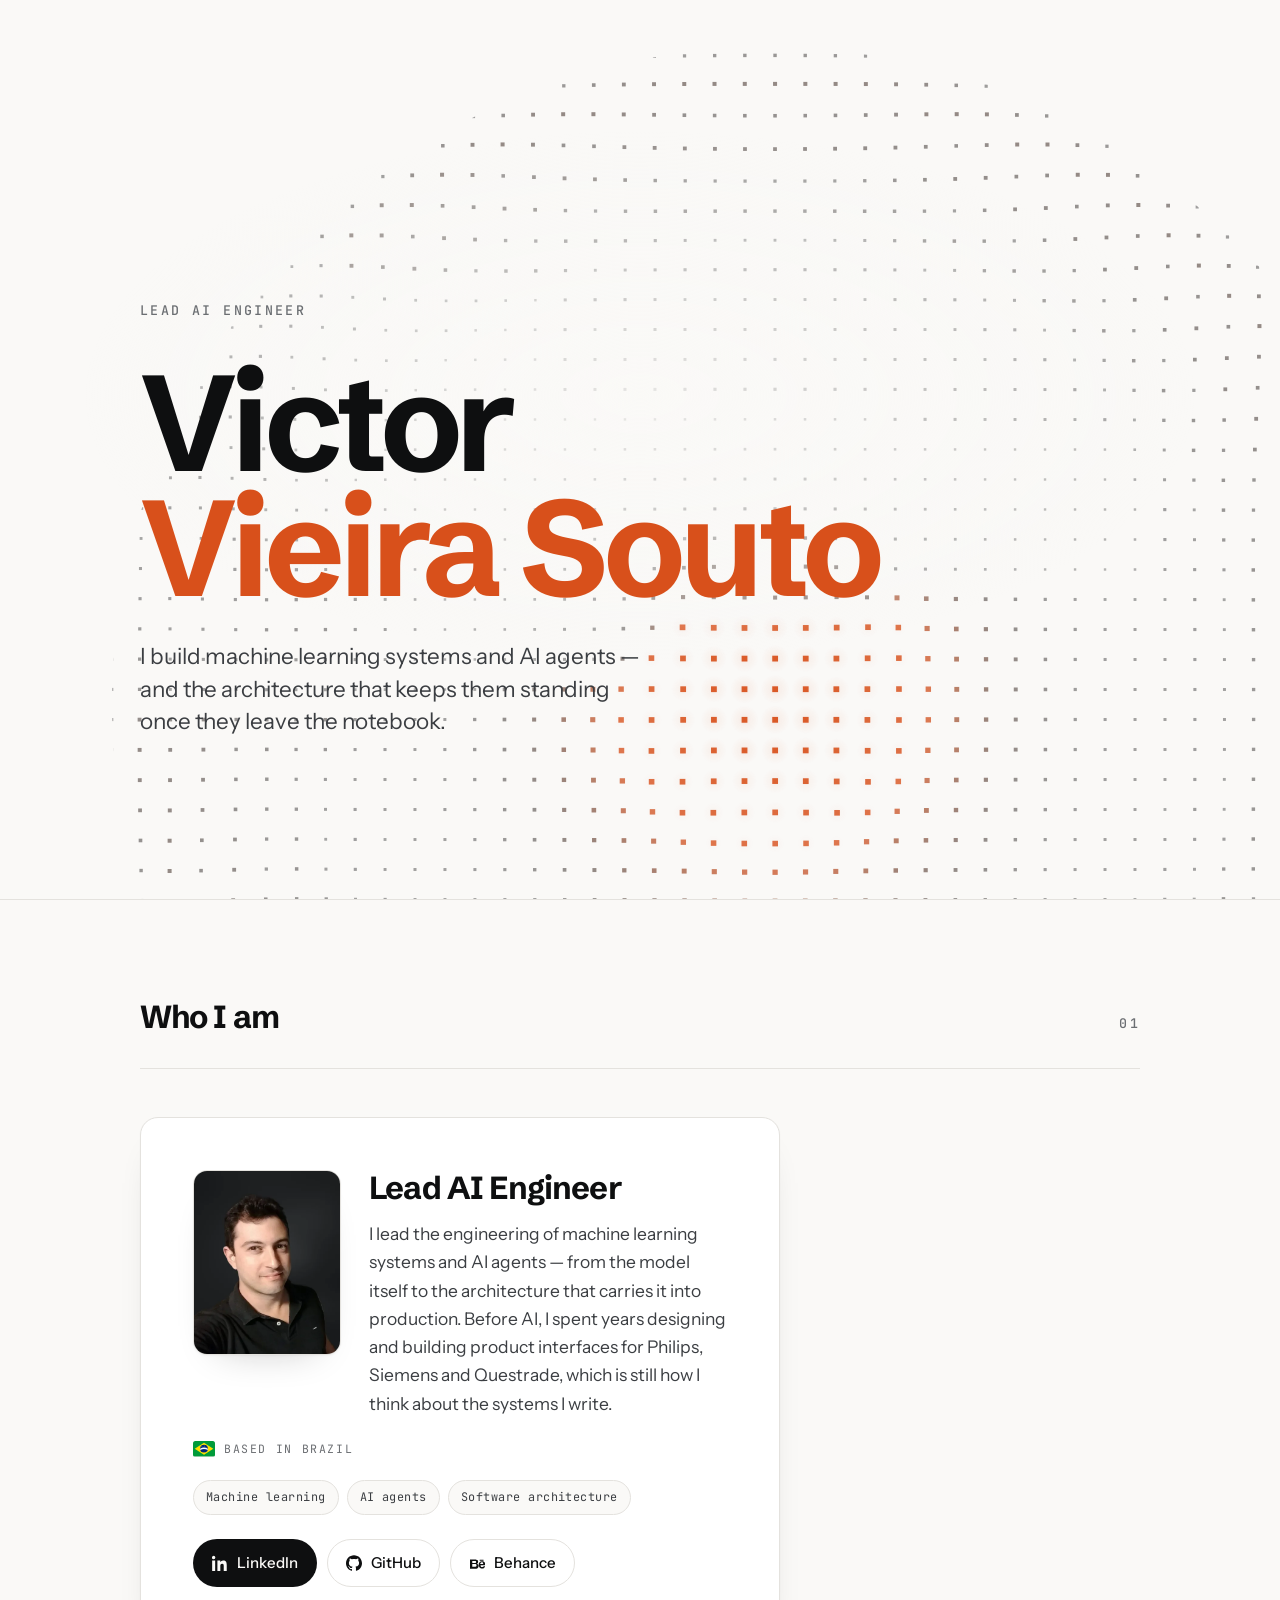
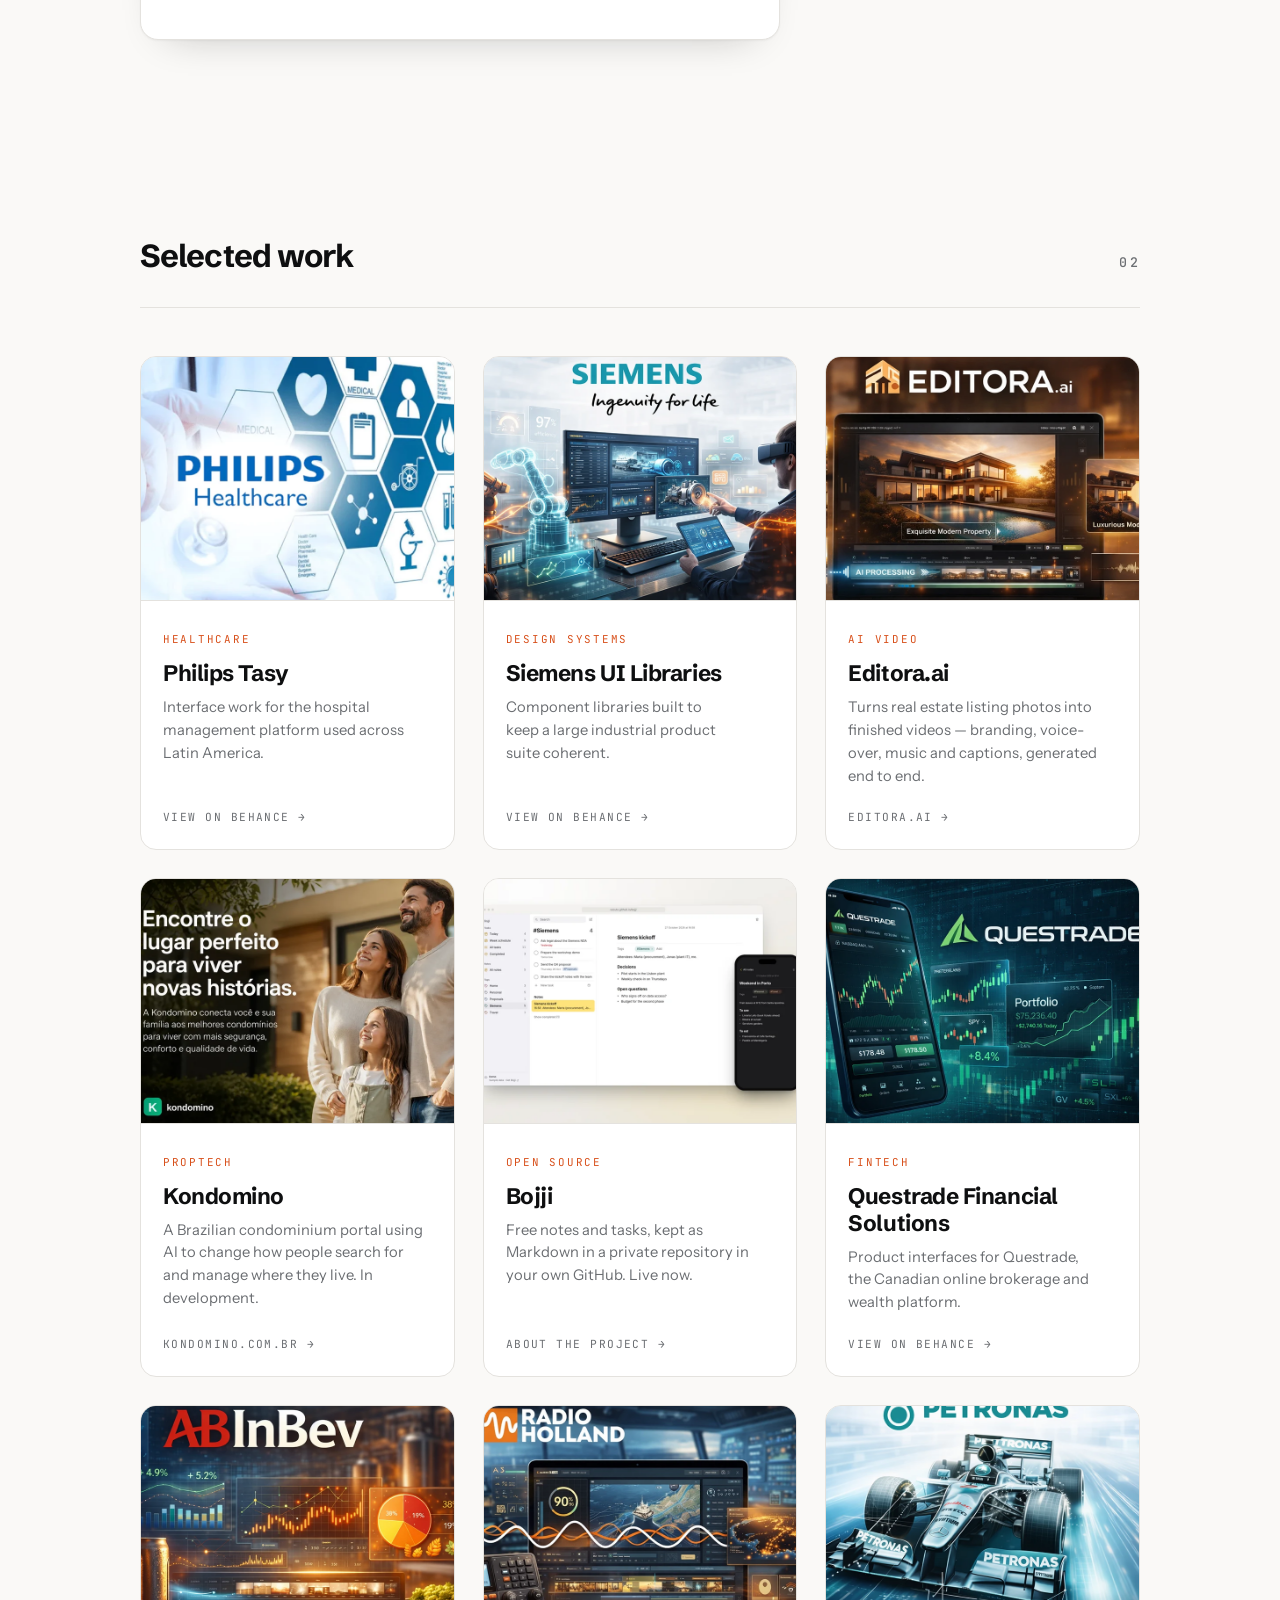
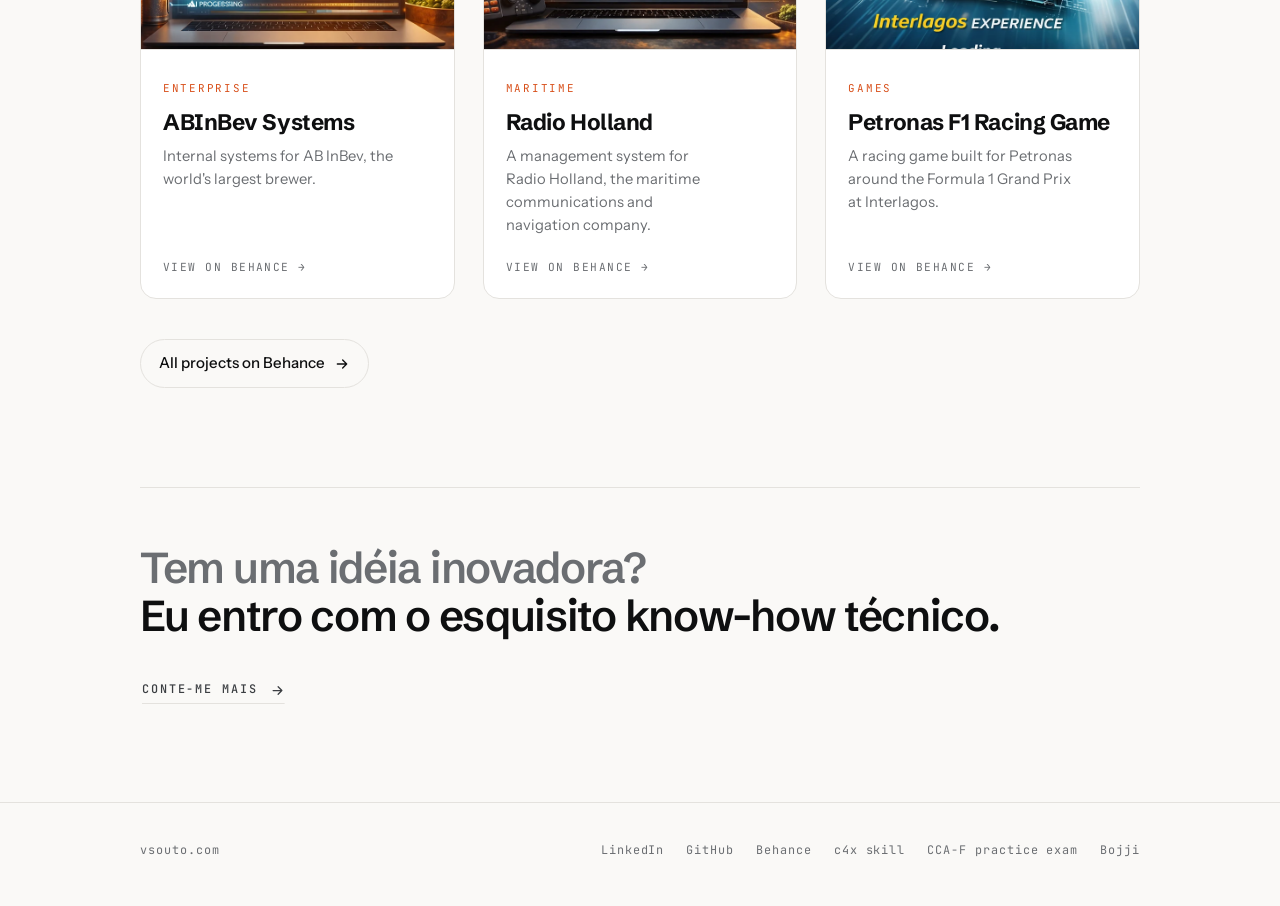
<file: index.html>
<!doctype html>
<html lang="en">
<head>
<meta charset="utf-8">
<meta name="viewport" content="width=device-width, initial-scale=1">
<title>Victor Vieira Souto — Lead AI Engineer, Brazil</title>
<meta name="description" content="Victor Vieira Souto is a Lead AI Engineer based in Brazil, working remotely with clients internationally across machine learning, AI agents and software architecture.">
<meta name="author" content="Victor Vieira Souto">
<link rel="canonical" href="https://vsouto.com/">

<meta property="og:type" content="profile">
<meta property="og:site_name" content="Victor Vieira Souto">
<meta property="og:locale" content="en_US">
<meta property="profile:first_name" content="Victor">
<meta property="profile:last_name" content="Vieira Souto">
<meta property="og:url" content="https://vsouto.com/">
<meta property="og:title" content="Victor Vieira Souto — Lead AI Engineer">
<meta property="og:description" content="Lead AI Engineer based in Brazil, working remotely. Machine learning, AI agents and software architecture.">
<meta property="og:image" content="https://vsouto.com/og-image.png">
<meta property="og:image:width" content="1200">
<meta property="og:image:height" content="630">
<meta property="og:image:alt" content="Victor Vieira Souto — Lead AI Engineer">
<meta name="twitter:card" content="summary_large_image">
<meta name="twitter:image" content="https://vsouto.com/og-image.png">
<meta name="twitter:title" content="Victor Vieira Souto — Lead AI Engineer">
<meta name="twitter:description" content="Lead AI Engineer based in Brazil, working remotely. Machine learning, AI agents and software architecture.">

<link rel="icon" href="/favicon.ico" sizes="32x32">
<link rel="icon" href="data:image/svg+xml,%3Csvg xmlns='http://www.w3.org/2000/svg' viewBox='0 0 100 100'%3E%3Crect width='100' height='100' rx='22' fill='%230E0F10'/%3E%3Ctext x='50' y='69' font-family='Helvetica,Arial,sans-serif' font-size='58' font-weight='700' fill='%23FAF9F7' text-anchor='middle'%3Ev%3C/text%3E%3C/svg%3E">

<link rel="preconnect" href="https://fonts.googleapis.com">
<link rel="preconnect" href="https://fonts.gstatic.com" crossorigin>
<link rel="stylesheet" href="https://fonts.googleapis.com/css2?family=Schibsted+Grotesk:wght@600;700&family=Instrument+Sans:wght@400;500;600&family=JetBrains+Mono:wght@400;500&display=swap">
<link rel="stylesheet" href="assets/css/site.css">

<script type="application/ld+json">
{
  "@context": "https://schema.org",
  "@graph": [
    {
      "@type": "WebSite",
      "@id": "https://vsouto.com/#website",
      "url": "https://vsouto.com/",
      "name": "Victor Vieira Souto",
      "inLanguage": "en",
      "publisher": { "@id": "https://vsouto.com/#person" }
    },
    {
      "@type": "ProfilePage",
      "@id": "https://vsouto.com/#page",
      "url": "https://vsouto.com/",
      "isPartOf": { "@id": "https://vsouto.com/#website" },
      "mainEntity": { "@id": "https://vsouto.com/#person" }
    },
    {
      "@type": "Person",
      "@id": "https://vsouto.com/#person",
      "name": "Victor Vieira Souto",
      "alternateName": "Victor Souto",
      "url": "https://vsouto.com/",
      "image": "https://vsouto.com/assets/img/victor.jpg",
      "jobTitle": "Lead AI Engineer",
      "description": "Lead AI Engineer based in Brazil, working remotely with clients internationally across machine learning, AI agents and software architecture.",
      "knowsAbout": [
        "Machine learning",
        "AI agents",
        "Software architecture",
        "Artificial intelligence",
        "Engineering leadership"
      ],
      "knowsLanguage": [
        { "@type": "Language", "name": "Portuguese", "alternateName": "pt-BR" },
        { "@type": "Language", "name": "English", "alternateName": "en" }
      ],
      "address": { "@type": "PostalAddress", "addressCountry": "BR" },
      "homeLocation": { "@type": "Place", "name": "Brazil" },
      "workLocation": { "@type": "Place", "name": "Remote" },
      "sameAs": [
        "https://www.linkedin.com/in/victorsouto/",
        "https://www.behance.net/victor-souto",
        "https://github.com/vsouto"
      ]
    }
  ]
}
</script>
</head>

<body>

<div class="progress" aria-hidden="true"></div>

<main>

  <header class="hero">
    <canvas id="field" aria-hidden="true"></canvas>

    <div class="shell hero-inner">
      <p class="eyebrow rise rise-1">Lead AI Engineer</p>
      <h1 class="hero-name rise rise-2">Victor <span class="accent">Vieira&nbsp;Souto</span></h1>
      <p class="hero-line rise rise-3">
        I build machine learning systems and AI agents — and the architecture
        that keeps them standing once they leave the notebook.
      </p>
    </div>

    <div class="hero-cue rise rise-4" aria-hidden="true">
      <i></i>
      <span>Scroll</span>
    </div>
  </header>

  <section id="about" class="shell">
    <div class="section-head">
      <h2>Who I am</h2>
      <p class="eyebrow">01</p>
    </div>

    <article class="card reveal">
      <div class="intro">
        <img class="portrait" src="assets/img/victor.webp" width="480" height="600"
             alt="Victor Vieira Souto" loading="lazy" decoding="async">
        <div>
        <h3 class="card-title">Lead AI Engineer</h3>
        <p class="card-desc">
          I lead the engineering of machine learning systems and AI agents — from the
          model itself to the architecture that carries it into production. Before AI,
          I spent years designing and building product interfaces for Philips, Siemens
          and Questrade, which is still how I think about the systems I write.
        </p>
        </div>
      </div>


      <p class="locale">
        <span class="flag" aria-hidden="true">
          <svg viewBox="0 0 20 14" role="img">
            <rect width="20" height="14" fill="#009B3A"/>
            <path d="M10 1.55 18.45 7 10 12.45 1.55 7Z" fill="#FEDF00"/>
            <circle cx="10" cy="7" r="3.5" fill="#002776"/>
            <clipPath id="brGlobe"><circle cx="10" cy="7" r="3.5"/></clipPath>
            <g clip-path="url(#brGlobe)">
              <path d="M5.4 8.25A8 8 0 0 1 14.6 8.25" fill="none" stroke="#fff" stroke-width="1.2"/>
              <g fill="#fff">
                <circle cx="8.1" cy="5.3" r=".24"/>
                <circle cx="10.4" cy="4.6" r=".28"/>
                <circle cx="12.2" cy="5.8" r=".22"/>
                <circle cx="9.2" cy="6.4" r=".2"/>
                <circle cx="11.5" cy="7.1" r=".24"/>
                <circle cx="7.2" cy="6.9" r=".2"/>
                <circle cx="10.1" cy="10.4" r=".22"/>
                <circle cx="12.6" cy="9.6" r=".2"/>
              </g>
            </g>
          </svg>
        </span>
        Based in Brazil
      </p>

      <ul class="tags">
        <li>Machine learning</li>
        <li>AI agents</li>
        <li>Software architecture</li>
      </ul>

      <div class="link-row">
        <a class="btn btn-solid" href="https://www.linkedin.com/in/victorsouto/" target="_blank" rel="noopener noreferrer">
          <svg viewBox="0 0 24 24" fill="currentColor" aria-hidden="true"><path d="M4.98 3.5A2.5 2.5 0 1 1 0 3.5a2.5 2.5 0 0 1 4.98 0ZM.24 8.25h4.5V24H.24V8.25Zm7.86 0h4.31v2.15h.06a4.72 4.72 0 0 1 4.25-2.33c4.55 0 5.39 2.99 5.39 6.88V24h-4.5v-7.16c0-1.71-.03-3.9-2.38-3.9-2.38 0-2.74 1.86-2.74 3.78V24H8.1V8.25Z"/></svg>
          LinkedIn
        </a>
        <a class="btn btn-ghost" href="https://github.com/vsouto" target="_blank" rel="noopener noreferrer">
          <svg viewBox="0 0 24 24" fill="currentColor" aria-hidden="true"><path d="M12 .297c-6.63 0-12 5.373-12 12 0 5.303 3.438 9.8 8.205 11.385.6.113.82-.258.82-.577 0-.285-.01-1.04-.015-2.04-3.338.724-4.042-1.61-4.042-1.61C4.422 18.07 3.633 17.7 3.633 17.7c-1.087-.744.084-.729.084-.729 1.205.084 1.838 1.236 1.838 1.236 1.07 1.835 2.809 1.305 3.495.998.108-.776.417-1.305.76-1.605-2.665-.3-5.466-1.332-5.466-5.93 0-1.31.465-2.38 1.235-3.22-.135-.303-.54-1.523.105-3.176 0 0 1.005-.322 3.3 1.23.96-.267 1.98-.399 3-.405 1.02.006 2.04.138 3 .405 2.28-1.552 3.285-1.23 3.285-1.23.645 1.653.24 2.873.12 3.176.765.84 1.23 1.91 1.23 3.22 0 4.61-2.805 5.625-5.475 5.92.42.36.81 1.096.81 2.22 0 1.606-.015 2.896-.015 3.286 0 .315.21.69.825.57C20.565 22.092 24 17.592 24 12.297c0-6.627-5.373-12-12-12"/></svg>
          GitHub
        </a>
        <a class="btn btn-ghost" href="https://www.behance.net/victor-souto" target="_blank" rel="noopener noreferrer">
          <svg viewBox="0 0 24 24" fill="currentColor" aria-hidden="true"><path d="M9.28 6.9c.66 0 1.26.06 1.8.18.54.11 1 .3 1.38.56.38.26.68.61.89 1.05.21.44.31.98.31 1.62 0 .7-.16 1.28-.48 1.74-.31.47-.78.85-1.4 1.15.85.24 1.48.67 1.9 1.28.42.61.62 1.35.62 2.22 0 .7-.13 1.3-.4 1.81-.28.51-.64.93-1.1 1.25-.46.33-.99.57-1.58.72-.59.15-1.2.23-1.82.23H1.5V6.9h7.78ZM8.8 12.1c.55 0 1-.13 1.35-.39.35-.26.52-.68.52-1.27 0-.32-.06-.59-.18-.8a1.24 1.24 0 0 0-.47-.48 1.98 1.98 0 0 0-.68-.24 4.6 4.6 0 0 0-.8-.07H4.9v3.25h3.9Zm.21 5.47c.3 0 .6-.03.87-.09.28-.06.52-.16.73-.3.21-.14.38-.34.5-.58.13-.25.19-.57.19-.95 0-.75-.21-1.28-.63-1.6-.42-.32-.98-.48-1.67-.48H4.9v4h4.11ZM17.6 17.5c.46.44 1.11.67 1.97.67.61 0 1.14-.16 1.58-.47.44-.31.71-.64.81-.98h2.44c-.39 1.21-.99 2.08-1.79 2.6-.81.52-1.78.78-2.93.78-.8 0-1.52-.13-2.16-.39a4.53 4.53 0 0 1-1.63-1.1 4.9 4.9 0 0 1-1.03-1.72 6.4 6.4 0 0 1-.36-2.19c0-.78.12-1.5.37-2.16.25-.67.6-1.24 1.06-1.73a4.9 4.9 0 0 1 1.64-1.15 5.3 5.3 0 0 1 2.11-.41c.87 0 1.63.17 2.28.51.65.34 1.18.79 1.6 1.36.41.57.71 1.22.89 1.95.18.73.24 1.49.19 2.28h-7.36c0 .89.26 1.71.72 2.15Zm3.46-5.83c-.36-.4-.97-.62-1.72-.62-.49 0-.9.08-1.22.25a2.4 2.4 0 0 0-.78.61c-.19.24-.33.5-.4.77-.08.27-.13.51-.14.72h4.56c-.13-.72-.35-1.33-.7-1.73ZM16.06 7.2h5.7v1.39h-5.7V7.2Z"/></svg>
          Behance
        </a>
      </div>
    </article>
  </section>

  <section id="work" class="shell">
    <div class="section-head">
      <h2>Selected work</h2>
      <p class="eyebrow">02</p>
    </div>

    <div class="work-grid">
<!-- work:start -->
        <a class="work-card" href="https://www.behance.net/gallery/158357939/Philips-Tasy" target="_blank" rel="noopener noreferrer">
          <div class="work-shot">
            <img src="assets/work/philips-tasy.webp" alt="Cover of the Philips Tasy project" width="808" height="632" loading="lazy" decoding="async">
          </div>
          <div class="work-meta">
            <span class="work-kicker">Healthcare</span>
            <h3 class="work-title">Philips Tasy</h3>
            <p class="work-blurb">Interface work for the hospital management platform used across Latin America.</p>
          </div>
          <span class="work-go" aria-hidden="true">View on Behance</span>
        </a>
        <a class="work-card" href="https://www.behance.net/gallery/246238283/Siemens-UI-Libraries" target="_blank" rel="noopener noreferrer">
          <div class="work-shot">
            <img src="assets/work/siemens-ui-libraries.webp" alt="Cover of the Siemens UI Libraries project" width="808" height="632" loading="lazy" decoding="async">
          </div>
          <div class="work-meta">
            <span class="work-kicker">Design systems</span>
            <h3 class="work-title">Siemens UI Libraries</h3>
            <p class="work-blurb">Component libraries built to keep a large industrial product suite coherent.</p>
          </div>
          <span class="work-go" aria-hidden="true">View on Behance</span>
        </a>
        <a class="work-card" href="https://editora.ai/" target="_blank" rel="noopener noreferrer">
          <div class="work-shot">
            <img src="assets/work/editora-ai.webp" alt="Cover of the Editora.ai project" width="808" height="632" loading="lazy" decoding="async">
          </div>
          <div class="work-meta">
            <span class="work-kicker">AI video</span>
            <h3 class="work-title">Editora.ai</h3>
            <p class="work-blurb">Turns real estate listing photos into finished videos — branding, voice-over, music and captions, generated end to end.</p>
          </div>
          <span class="work-go" aria-hidden="true">editora.ai</span>
        </a>
        <a class="work-card" href="https://kondomino.com.br/" target="_blank" rel="noopener noreferrer">
          <div class="work-shot">
            <img src="assets/work/kondomino.webp" alt="Cover of the Kondomino project" width="808" height="632" loading="lazy" decoding="async">
          </div>
          <div class="work-meta">
            <span class="work-kicker">Proptech</span>
            <h3 class="work-title">Kondomino</h3>
            <p class="work-blurb">A Brazilian condominium portal using AI to change how people search for and manage where they live. In development.</p>
          </div>
          <span class="work-go" aria-hidden="true">kondomino.com.br</span>
        </a>
        <a class="work-card" href="/projects/bojji">
          <div class="work-shot">
            <img src="assets/work/bojji.webp" alt="Cover of the Bojji project" width="808" height="632" loading="lazy" decoding="async">
          </div>
          <div class="work-meta">
            <span class="work-kicker">Open source</span>
            <h3 class="work-title">Bojji</h3>
            <p class="work-blurb">Free notes and tasks, kept as Markdown in a private repository in your own GitHub. Live now.</p>
          </div>
          <span class="work-go" aria-hidden="true">About the project</span>
        </a>
        <a class="work-card" href="https://www.behance.net/gallery/197708117/Questrade-Financial-Solutions" target="_blank" rel="noopener noreferrer">
          <div class="work-shot">
            <img src="assets/work/questrade-financial-solutions.webp" alt="Cover of the Questrade Financial Solutions project" width="808" height="632" loading="lazy" decoding="async">
          </div>
          <div class="work-meta">
            <span class="work-kicker">Fintech</span>
            <h3 class="work-title">Questrade Financial Solutions</h3>
            <p class="work-blurb">Product interfaces for Questrade, the Canadian online brokerage and wealth platform.</p>
          </div>
          <span class="work-go" aria-hidden="true">View on Behance</span>
        </a>
        <a class="work-card" href="https://www.behance.net/gallery/184682701/ABInBev-Systems" target="_blank" rel="noopener noreferrer">
          <div class="work-shot">
            <img src="assets/work/abinbev-systems.webp" alt="Cover of the ABInBev Systems project" width="808" height="632" loading="lazy" decoding="async">
          </div>
          <div class="work-meta">
            <span class="work-kicker">Enterprise</span>
            <h3 class="work-title">ABInBev Systems</h3>
            <p class="work-blurb">Internal systems for AB InBev, the world's largest brewer.</p>
          </div>
          <span class="work-go" aria-hidden="true">View on Behance</span>
        </a>
        <a class="work-card" href="https://www.behance.net/gallery/43998815/Radio-Hollands-Management-System" target="_blank" rel="noopener noreferrer">
          <div class="work-shot">
            <img src="assets/work/radio-holland.webp" alt="Cover of the Radio Holland project" width="808" height="632" loading="lazy" decoding="async">
          </div>
          <div class="work-meta">
            <span class="work-kicker">Maritime</span>
            <h3 class="work-title">Radio Holland</h3>
            <p class="work-blurb">A management system for Radio Holland, the maritime communications and navigation company.</p>
          </div>
          <span class="work-go" aria-hidden="true">View on Behance</span>
        </a>
        <a class="work-card" href="https://www.behance.net/gallery/30505455/Petronas-F1-Interlagos-Racing-Game" target="_blank" rel="noopener noreferrer">
          <div class="work-shot">
            <img src="assets/work/petronas-f1-racing-game.webp" alt="Cover of the Petronas F1 Racing Game project" width="808" height="632" loading="lazy" decoding="async">
          </div>
          <div class="work-meta">
            <span class="work-kicker">Games</span>
            <h3 class="work-title">Petronas F1 Racing Game</h3>
            <p class="work-blurb">A racing game built for Petronas around the Formula 1 Grand Prix at Interlagos.</p>
          </div>
          <span class="work-go" aria-hidden="true">View on Behance</span>
        </a>
      <!-- work:end -->
    </div>

    <div class="work-all">
      <a class="btn btn-ghost" href="https://www.behance.net/victor-souto" target="_blank" rel="noopener noreferrer">
        All projects on Behance
        <svg viewBox="0 0 24 24" fill="none" stroke="currentColor" stroke-width="2" stroke-linecap="round" stroke-linejoin="round" aria-hidden="true"><path d="M5 12h14M13 6l6 6-6 6"/></svg>
      </a>
    </div>
  </section>

  <section id="contact" class="shell pitch" lang="pt-BR" aria-labelledby="pitch-title">
    <div class="pitch-in reveal">
      <h2 id="pitch-title" class="pitch-lines">
        <span>Tem uma idéia inovadora?</span>
        <span>Eu entro com o esquisito know-how técnico.</span>
      </h2>
      <button class="pitch-btn" type="button" data-open-contact aria-haspopup="dialog">
        Conte-me mais
        <svg viewBox="0 0 24 24" fill="none" stroke="currentColor" stroke-width="2" stroke-linecap="round" stroke-linejoin="round" aria-hidden="true"><path d="M5 12h14M13 6l6 6-6 6"/></svg>
      </button>
    </div>
  </section>

</main>

<dialog id="contact-dialog" class="sheet" lang="pt-BR" aria-labelledby="sheet-title">
  <form class="sheet-form" novalidate data-turnstile-sitekey="0x4AAAAAAFo7OlMjQvHhHiCO">
    <header class="sheet-head">
      <p class="eyebrow">Contato</p>
      <button class="sheet-x" type="button" data-close aria-label="Fechar">
        <svg viewBox="0 0 24 24" fill="none" stroke="currentColor" stroke-width="1.8" stroke-linecap="round" aria-hidden="true"><path d="M6 6l12 12M18 6 6 18"/></svg>
      </button>
    </header>
    <h2 id="sheet-title" class="sheet-title">Do que se trata?</h2>
    <p class="sheet-sub">Algumas linhas bastam. Eu leio tudo e respondo por e-mail.</p>

    <label class="fld"><span>Nome</span>
      <input name="name" autocomplete="name" maxlength="120" required>
    </label>
    <label class="fld"><span>E-mail</span>
      <input name="email" type="email" autocomplete="email" maxlength="200" required>
    </label>
    <label class="fld"><span>A idéia, em poucas linhas</span>
      <textarea name="problem" rows="5" maxlength="4000" required></textarea>
    </label>
    <label class="hp" aria-hidden="true">Website<input name="website" tabindex="-1" autocomplete="off"></label>
    <div class="sheet-captcha"></div>

    <div class="sheet-foot">
      <p class="sheet-status" role="status" aria-live="polite"></p>
      <button class="btn btn-solid sheet-send" type="submit">Enviar</button>
    </div>
  </form>
  <div class="sheet-done" hidden>
    <p class="eyebrow">Recebido</p>
    <h2 class="sheet-title">Obrigado. Agora é comigo.</h2>
    <p class="sheet-sub">Respondo no e-mail que você deixou, em geral em um ou dois dias.</p>
    <button class="btn btn-ghost" type="button" data-close>Fechar</button>
  </div>
</dialog>

<footer>
  <div class="shell foot">
    <span>vsouto.com</span>
    <nav>
      <a href="https://www.linkedin.com/in/victorsouto/" target="_blank" rel="noopener noreferrer">LinkedIn</a>
      <a href="https://github.com/vsouto" target="_blank" rel="noopener noreferrer">GitHub</a>
      <a href="https://www.behance.net/victor-souto" target="_blank" rel="noopener noreferrer">Behance</a>
      <a href="/skills/c4x">c4x skill</a>
      <a href="/projects/ccaf-practice">CCA-F practice exam</a>
      <a href="/projects/bojji">Bojji</a>
    </nav>
  </div>
</footer>

<script src="assets/js/field.js" defer></script>
<script src="assets/js/contact.js?v=3" defer></script>
</body>
</html>
</file>
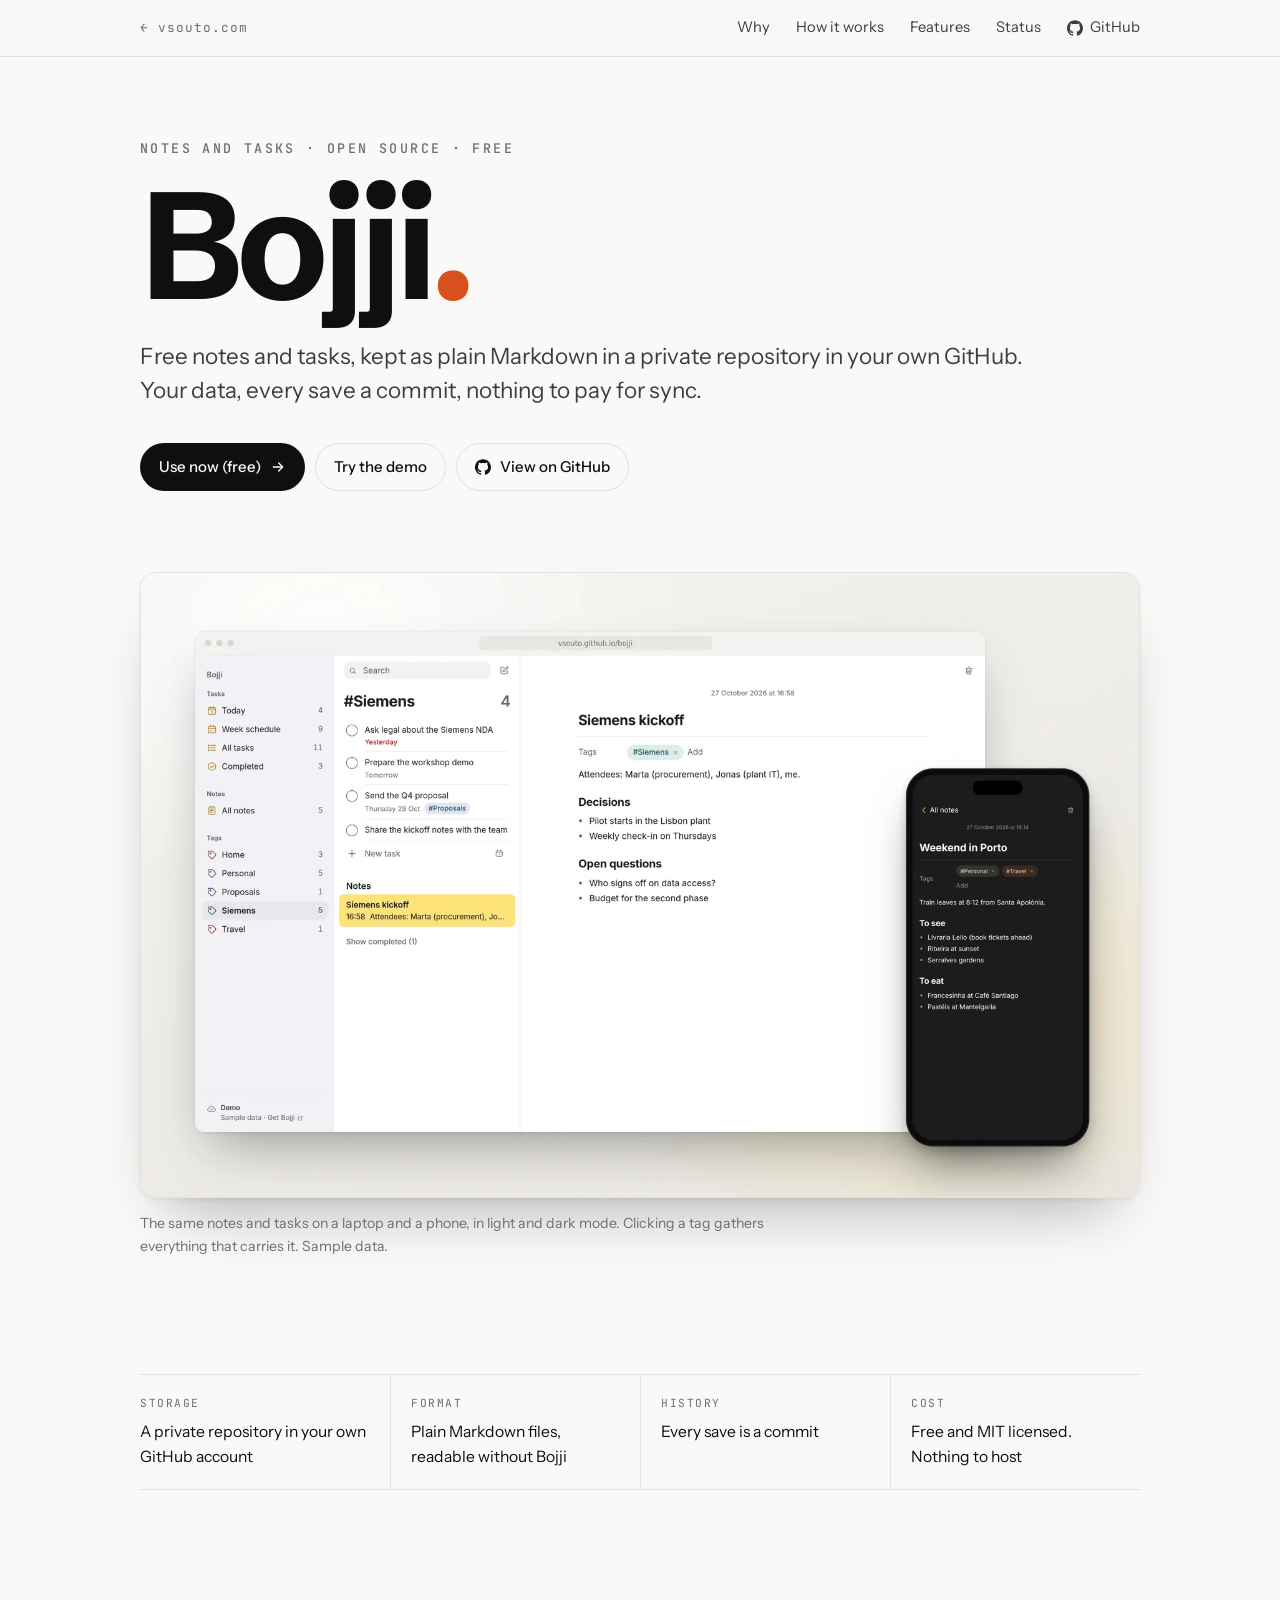
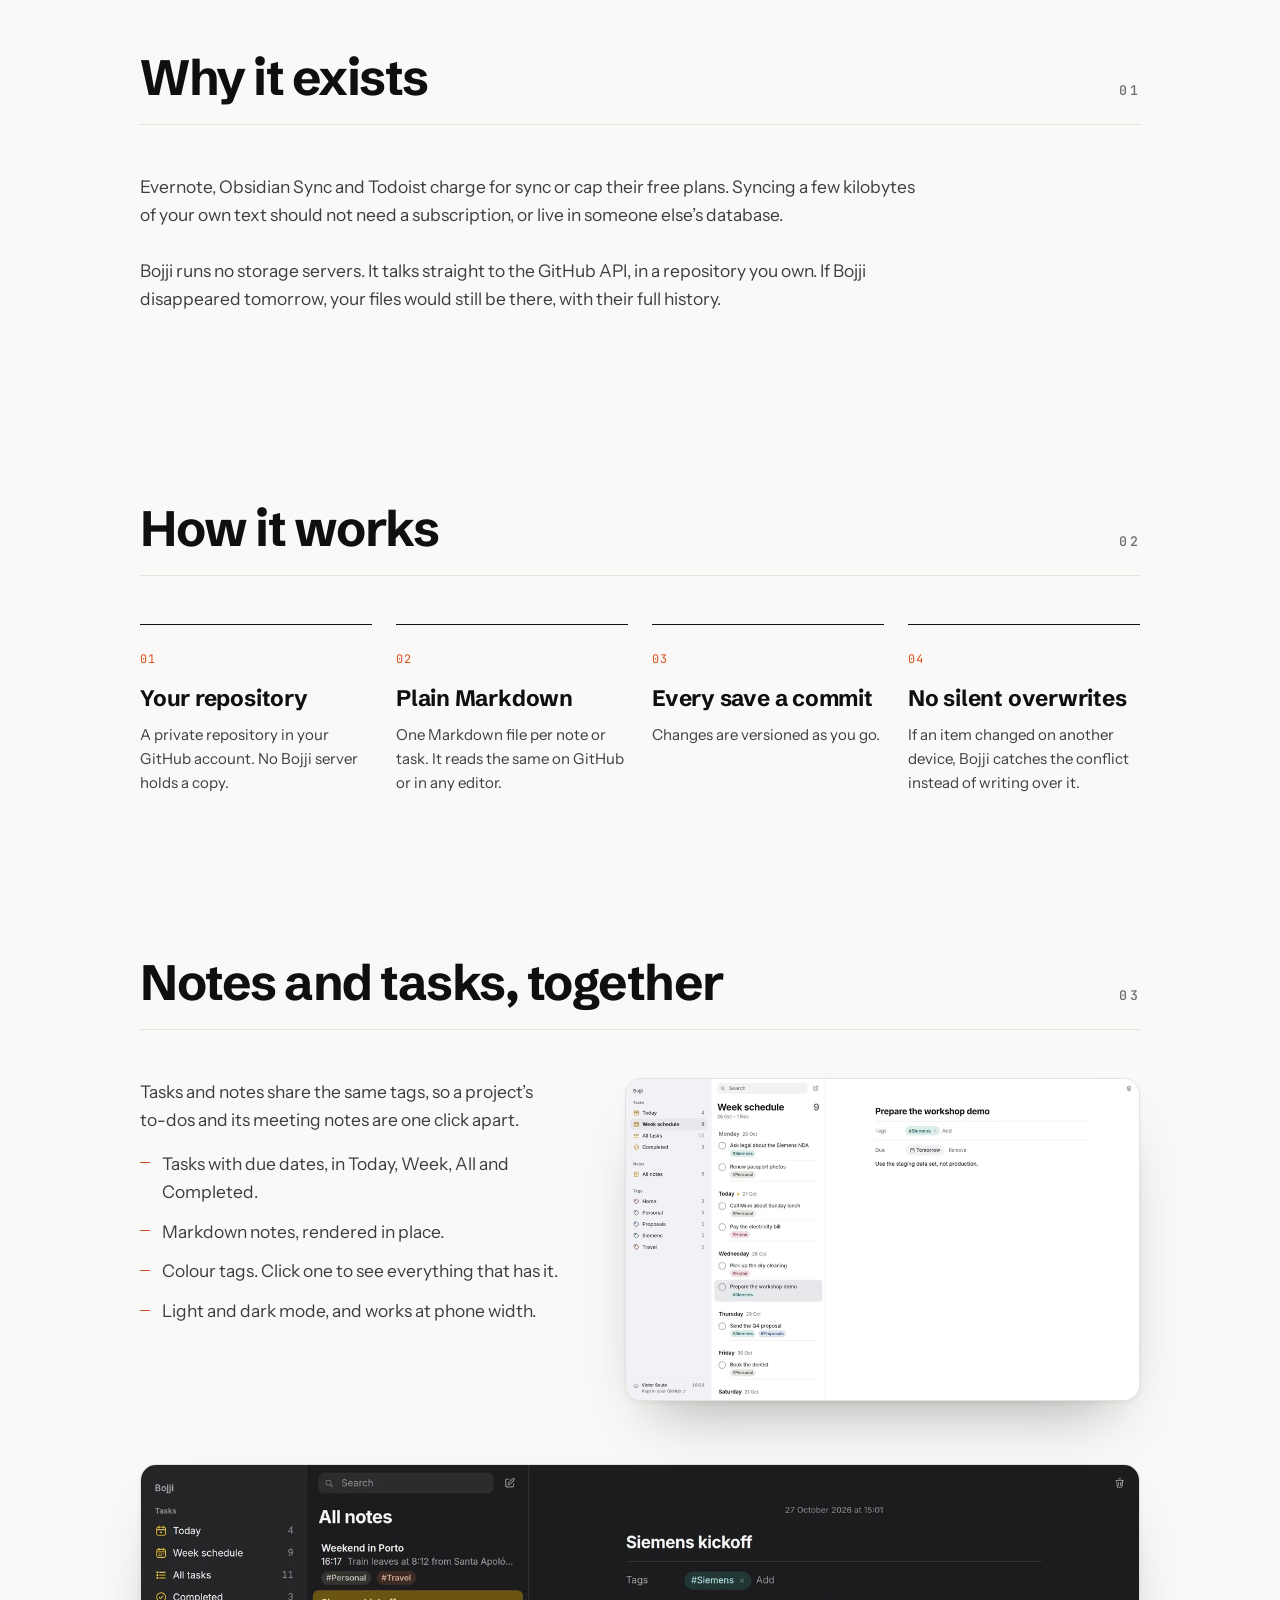
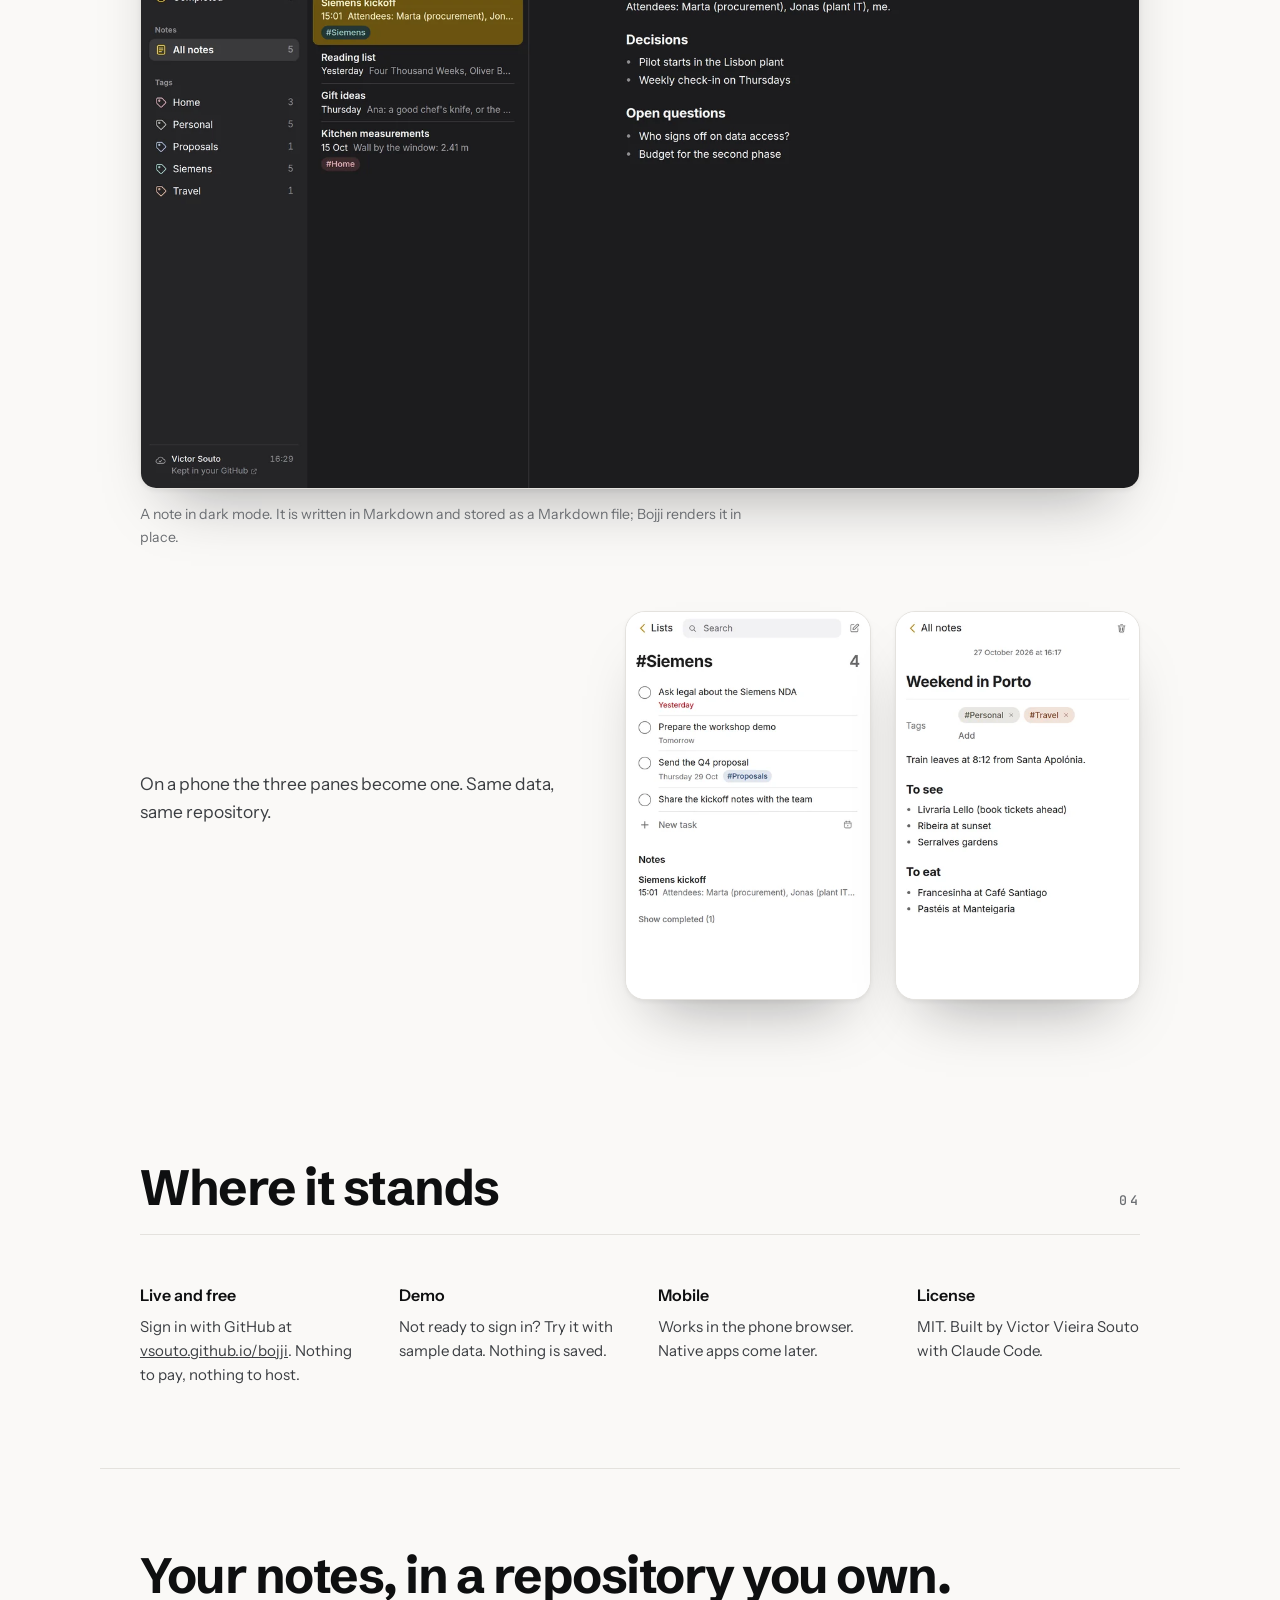
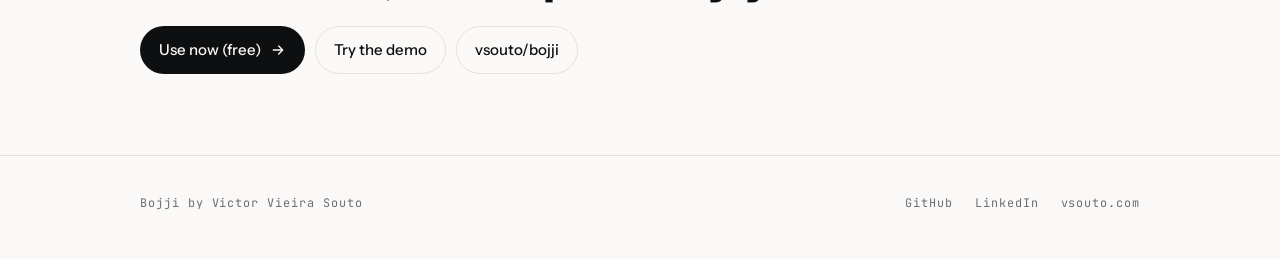
<file: projects/bojji.html>
<!doctype html>
<html lang="en">
<head>
<meta charset="utf-8">
<meta name="viewport" content="width=device-width, initial-scale=1">
<title>Bojji — free, open-source notes and tasks kept in your own GitHub · Victor Vieira Souto</title>
<meta name="description" content="Bojji is a free, open-source notes and tasks app. Every note and task is a plain Markdown file in a private repository in your own GitHub account: owned by you, versioned on every save, readable without Bojji, and free to host.">
<meta name="author" content="Victor Vieira Souto">
<meta name="robots" content="index, follow, max-image-preview:large">
<link rel="canonical" href="https://vsouto.com/projects/bojji">

<meta property="og:type" content="website">
<meta property="og:site_name" content="Victor Vieira Souto">
<meta property="og:locale" content="en_US">
<meta property="og:url" content="https://vsouto.com/projects/bojji">
<meta property="og:title" content="Bojji — notes and tasks kept in your own GitHub">
<meta property="og:description" content="Free and open source. Notes and tasks as plain Markdown in a private repository you own, with every save a commit. No storage servers, nothing to pay for sync.">
<meta property="og:image" content="https://vsouto.com/assets/projects/bojji/og.png">
<meta property="og:image:width" content="1200">
<meta property="og:image:height" content="630">
<meta property="og:image:alt" content="Bojji: free notes and tasks that live in your own GitHub. The app on a laptop in light mode and a phone in dark mode.">
<meta name="twitter:card" content="summary_large_image">
<meta name="twitter:title" content="Bojji — notes and tasks kept in your own GitHub">
<meta name="twitter:description" content="Free and open source. Notes and tasks as plain Markdown in a private repository you own, with every save a commit. No storage servers, nothing to pay for sync.">
<meta name="twitter:image" content="https://vsouto.com/assets/projects/bojji/og.png">

<link rel="icon" href="/favicon.ico" sizes="32x32">
<link rel="preconnect" href="https://fonts.googleapis.com">
<link rel="preconnect" href="https://fonts.gstatic.com" crossorigin>
<link rel="stylesheet" href="https://fonts.googleapis.com/css2?family=Schibsted+Grotesk:wght@600;700&family=Instrument+Sans:wght@400;500;600&family=JetBrains+Mono:wght@400;500&display=swap">
<link rel="stylesheet" href="/assets/css/site.css">
<!-- Shares the product-page layout of the c4x page. -->
<link rel="stylesheet" href="/assets/css/c4x.css">
<link rel="preload" as="image" type="image/webp" imagesrcset="/assets/projects/bojji/hero-960.webp 960w, /assets/projects/bojji/hero-1600.webp 1600w, /assets/projects/bojji/hero-2400.webp 2400w" imagesizes="(min-width: 1120px) 1040px, calc(100vw - 40px)">

<script type="application/ld+json">
{
  "@context": "https://schema.org",
  "@graph": [
    {
      "@type": "WebApplication",
      "@id": "https://vsouto.com/projects/bojji#app",
      "name": "Bojji",
      "url": "https://vsouto.github.io/bojji/",
      "description": "Free, open-source notes and tasks app. Notes and tasks are plain Markdown files in a private repository in the user's own GitHub account, read and written through the GitHub API, with no storage servers.",
      "applicationCategory": "ProductivityApplication",
      "operatingSystem": "Any (web browser)",
      "license": "https://opensource.org/licenses/MIT",
      "image": "https://vsouto.com/assets/projects/bojji/og.png",
      "screenshot": [
        "https://vsouto.com/assets/projects/bojji/tag-light.png",
        "https://vsouto.com/assets/projects/bojji/note-dark.png",
        "https://vsouto.com/assets/projects/bojji/week-light.png"
      ],
      "keywords": "notes app, task manager, Markdown, GitHub, open source, local-first, own your data",
      "offers": { "@type": "Offer", "price": "0", "priceCurrency": "USD" },
      "author": { "@id": "https://vsouto.com/#person" },
      "isAccessibleForFree": true
    },
    {
      "@type": "SoftwareSourceCode",
      "@id": "https://github.com/vsouto/bojji#code",
      "name": "bojji",
      "codeRepository": "https://github.com/vsouto/bojji",
      "programmingLanguage": ["JavaScript", "HTML", "CSS"],
      "runtimePlatform": "Node.js 22",
      "license": "https://opensource.org/licenses/MIT",
      "author": { "@id": "https://vsouto.com/#person" }
    },
    {
      "@type": "Person",
      "@id": "https://vsouto.com/#person",
      "name": "Victor Vieira Souto",
      "url": "https://vsouto.com/",
      "sameAs": ["https://github.com/vsouto", "https://www.linkedin.com/in/victorsouto/"]
    },
    {
      "@type": "BreadcrumbList",
      "itemListElement": [
        { "@type": "ListItem", "position": 1, "name": "Victor Vieira Souto", "item": "https://vsouto.com/" },
        { "@type": "ListItem", "position": 2, "name": "Bojji", "item": "https://vsouto.com/projects/bojji" }
      ]
    },
    {
      "@type": "WebPage",
      "@id": "https://vsouto.com/projects/bojji#page",
      "url": "https://vsouto.com/projects/bojji",
      "name": "Bojji — free, open-source notes and tasks kept in your own GitHub",
      "inLanguage": "en",
      "isPartOf": { "@id": "https://vsouto.com/#website" },
      "mainEntity": { "@id": "https://vsouto.com/projects/bojji#app" },
      "primaryImageOfPage": "https://vsouto.com/assets/projects/bojji/og.png"
    }
  ]
}
</script>
</head>

<body class="c4x">

<header class="topbar">
  <div class="shell topbar-in">
    <a class="home" href="/">vsouto.com</a>
    <nav aria-label="Page">
      <a href="#why">Why</a>
      <a href="#how">How it works</a>
      <a href="#features">Features</a>
      <a href="#status">Status</a>
      <a class="gh" href="https://github.com/vsouto/bojji" target="_blank" rel="noopener noreferrer"><svg viewBox="0 0 24 24" fill="currentColor" aria-hidden="true"><path d="M12 .297c-6.63 0-12 5.373-12 12 0 5.303 3.438 9.8 8.205 11.385.6.113.82-.258.82-.577 0-.285-.01-1.04-.015-2.04-3.338.724-4.042-1.61-4.042-1.61C4.422 18.07 3.633 17.7 3.633 17.7c-1.087-.744.084-.729.084-.729 1.205.084 1.838 1.236 1.838 1.236 1.07 1.835 2.809 1.305 3.495.998.108-.776.417-1.305.76-1.605-2.665-.3-5.466-1.332-5.466-5.93 0-1.31.465-2.38 1.235-3.22-.135-.303-.54-1.523.105-3.176 0 0 1.005-.322 3.3 1.23.96-.267 1.98-.399 3-.405 1.02.006 2.04.138 3 .405 2.28-1.552 3.285-1.23 3.285-1.23.645 1.653.24 2.873.12 3.176.765.84 1.23 1.91 1.23 3.22 0 4.61-2.805 5.625-5.475 5.92.42.36.81 1.096.81 2.22 0 1.606-.015 2.896-.015 3.286 0 .315.21.69.825.57C20.565 22.092 24 17.592 24 12.297c0-6.627-5.373-12-12-12"/></svg><span>GitHub</span></a>
    </nav>
  </div>
</header>

<main>

  <section class="x-hero shell" aria-labelledby="x-title">
    <p class="eyebrow">Notes and tasks · Open source · Free</p>
    <h1 id="x-title" class="x-name">Bojji<span>.</span></h1>
    <p class="x-lede">Free notes and tasks, kept as plain Markdown in a private repository in your own GitHub. Your data, every save a commit, nothing to pay for sync.</p>


    <div class="link-row">
      <a class="btn btn-solid" href="https://vsouto.github.io/bojji/" target="_blank" rel="noopener noreferrer">Use now (free) <svg viewBox="0 0 24 24" fill="none" stroke="currentColor" stroke-width="2" stroke-linecap="round" stroke-linejoin="round" aria-hidden="true"><path d="M5 12h14M13 6l6 6-6 6"/></svg></a>
      <a class="btn btn-ghost" href="https://vsouto.github.io/bojji/" target="_blank" rel="noopener noreferrer">Try the demo</a>
      <a class="btn btn-ghost" href="https://github.com/vsouto/bojji" target="_blank" rel="noopener noreferrer"><svg viewBox="0 0 24 24" fill="currentColor" aria-hidden="true"><path d="M12 .297c-6.63 0-12 5.373-12 12 0 5.303 3.438 9.8 8.205 11.385.6.113.82-.258.82-.577 0-.285-.01-1.04-.015-2.04-3.338.724-4.042-1.61-4.042-1.61C4.422 18.07 3.633 17.7 3.633 17.7c-1.087-.744.084-.729.084-.729 1.205.084 1.838 1.236 1.838 1.236 1.07 1.835 2.809 1.305 3.495.998.108-.776.417-1.305.76-1.605-2.665-.3-5.466-1.332-5.466-5.93 0-1.31.465-2.38 1.235-3.22-.135-.303-.54-1.523.105-3.176 0 0 1.005-.322 3.3 1.23.96-.267 1.98-.399 3-.405 1.02.006 2.04.138 3 .405 2.28-1.552 3.285-1.23 3.285-1.23.645 1.653.24 2.873.12 3.176.765.84 1.23 1.91 1.23 3.22 0 4.61-2.805 5.625-5.475 5.92.42.36.81 1.096.81 2.22 0 1.606-.015 2.896-.015 3.286 0 .315.21.69.825.57C20.565 22.092 24 17.592 24 12.297c0-6.627-5.373-12-12-12"/></svg>View on GitHub</a>
    </div>
  </section>

  <figure class="x-shot x-shot-hero shell">
    <picture class=""><source type="image/webp" srcset="/assets/projects/bojji/hero-960.webp 960w, /assets/projects/bojji/hero-1600.webp 1600w, /assets/projects/bojji/hero-2400.webp 2400w" sizes="(min-width: 1120px) 1040px, calc(100vw - 40px)"><img src="/assets/projects/bojji/hero.jpg" width="1600" height="1000" alt="Bojji on a laptop and a phone. On the laptop, in light mode, the Siemens tag gathers four open tasks and the Siemens kickoff note, open beside them with its Decisions and Open questions. On the phone, in dark mode, the note Weekend in Porto with Personal and Travel tags." loading="eager" fetchpriority="high" decoding="async"></picture>
    <figcaption>The same notes and tasks on a laptop and a phone, in light and dark mode. Clicking a tag gathers everything that carries it. Sample data.</figcaption>
  </figure>

  <section class="shell x-facts" aria-label="At a glance">
    <dl>
      <div><dt>Storage</dt><dd>A private repository in your own GitHub account</dd></div>
      <div><dt>Format</dt><dd>Plain Markdown files, readable without Bojji</dd></div>
      <div><dt>History</dt><dd>Every save is a commit</dd></div>
      <div><dt>Cost</dt><dd>Free and MIT licensed. Nothing to host</dd></div>
    </dl>
  </section>

  <section id="why" class="shell" aria-labelledby="why-title">
    <div class="section-head"><h2 id="why-title">Why it exists</h2><p class="eyebrow">01</p></div>
    <p class="x-intro">Evernote, Obsidian Sync and Todoist charge for sync or cap their free plans. Syncing a few kilobytes of your own text should not need a subscription, or live in someone else&#8217;s database.</p>
    <p class="x-intro">Bojji runs no storage servers. It talks straight to the GitHub API, in a repository you own. If Bojji disappeared tomorrow, your files would still be there, with their full history.</p>
  </section>

  <section id="how" class="shell" aria-labelledby="how-title">
    <div class="section-head"><h2 id="how-title">How it works</h2><p class="eyebrow">02</p></div>
    <ol class="x-steps">
      <li><h3>Your repository</h3><p>A private repository in your GitHub account. No Bojji server holds a copy.</p></li>
      <li><h3>Plain Markdown</h3><p>One Markdown file per note or task. It reads the same on GitHub or in any editor.</p></li>
      <li><h3>Every save a commit</h3><p>Changes are versioned as you go.</p></li>
      <li><h3>No silent overwrites</h3><p>If an item changed on another device, Bojji catches the conflict instead of writing over it.</p></li>
    </ol>
  </section>

  <section id="features" class="shell" aria-labelledby="features-title">
    <div class="section-head"><h2 id="features-title">Notes and tasks, together</h2><p class="eyebrow">03</p></div>
    <div class="x-cols x-cols-top">
      <div class="x-copy">
        <p>Tasks and notes share the same tags, so a project&#8217;s to-dos and its meeting notes are one click apart.</p>
        <ul class="x-list">
          <li>Tasks with due dates, in Today, Week, All and Completed.</li>
          <li>Markdown notes, rendered in place.</li>
          <li>Colour tags. Click one to see everything that has it.</li>
          <li>Light and dark mode, and works at phone width.</li>
        </ul>
      </div>
      <figure class="x-shot">
        <picture class=""><source type="image/webp" srcset="/assets/projects/bojji/week-light-960.webp 960w, /assets/projects/bojji/week-light-1600.webp 1600w" sizes="(min-width: 960px) 560px, calc(100vw - 40px)"><img src="/assets/projects/bojji/week-light.png" width="1600" height="1000" alt="Week schedule for 26 October to 1 November: tasks grouped under Monday, Today, Wednesday, Thursday and Friday, each with a coloured tag, and the task Prepare the workshop demo open." loading="lazy" decoding="async"></picture>
      </figure>
    </div>

    <figure class="x-shot x-shot-wide">
      <picture class=""><source type="image/webp" srcset="/assets/projects/bojji/note-dark-960.webp 960w, /assets/projects/bojji/note-dark-1600.webp 1600w" sizes="(min-width: 1120px) 1040px, calc(100vw - 40px)"><img src="/assets/projects/bojji/note-dark.png" width="1600" height="1000" alt="Dark mode: the All notes list with the Siemens kickoff note open, rendered from Markdown with Decisions and Open questions headings and bulleted lists." loading="lazy" decoding="async"></picture>
      <figcaption>A note in dark mode. It is written in Markdown and stored as a Markdown file; Bojji renders it in place.</figcaption>
    </figure>

    <div class="x-cols x-phones">
      <div class="x-copy">
        <p>On a phone the three panes become one. Same data, same repository.</p>
      </div>
      <div class="x-pair">
        <figure class="x-shot">
          <picture class=""><source type="image/webp" srcset="/assets/projects/bojji/mobile-tag-390.webp 390w, /assets/projects/bojji/mobile-tag-780.webp 780w" sizes="(min-width: 960px) 260px, calc(50vw - 30px)"><img src="/assets/projects/bojji/mobile-tag.png" width="780" height="1240" alt="Bojji on a phone: the Siemens tag with four tasks and the Siemens kickoff note." loading="lazy" decoding="async"></picture>
        </figure>
        <figure class="x-shot">
          <picture class=""><source type="image/webp" srcset="/assets/projects/bojji/mobile-note-390.webp 390w, /assets/projects/bojji/mobile-note-780.webp 780w" sizes="(min-width: 960px) 260px, calc(50vw - 30px)"><img src="/assets/projects/bojji/mobile-note.png" width="780" height="1240" alt="Bojji on a phone: the note Weekend in Porto with Personal and Travel tags and two bulleted lists." loading="lazy" decoding="async"></picture>
        </figure>
      </div>
    </div>
  </section>

  <section id="status" class="shell" aria-labelledby="status-title">
    <div class="section-head"><h2 id="status-title">Where it stands</h2><p class="eyebrow">04</p></div>
    <div class="x-faq">
      <div><h3>Live and free</h3><p>Sign in with GitHub at <a href="https://vsouto.github.io/bojji/" target="_blank" rel="noopener noreferrer">vsouto.github.io/bojji</a>. Nothing to pay, nothing to host.</p></div>
      <div><h3>Demo</h3><p>Not ready to sign in? Try it with sample data. Nothing is saved.</p></div>
      <div><h3>Mobile</h3><p>Works in the phone browser. Native apps come later.</p></div>
      <div><h3>License</h3><p>MIT. Built by Victor Vieira Souto with Claude Code.</p></div>
    </div>
  </section>

  <section class="shell x-end" aria-labelledby="end-title">
    <h2 id="end-title">Your notes, in a repository you own.</h2>
    <div class="link-row">
      <a class="btn btn-solid" href="https://vsouto.github.io/bojji/" target="_blank" rel="noopener noreferrer">Use now (free) <svg viewBox="0 0 24 24" fill="none" stroke="currentColor" stroke-width="2" stroke-linecap="round" stroke-linejoin="round" aria-hidden="true"><path d="M5 12h14M13 6l6 6-6 6"/></svg></a>
      <a class="btn btn-ghost" href="https://vsouto.github.io/bojji/" target="_blank" rel="noopener noreferrer">Try the demo</a>
      <a class="btn btn-ghost" href="https://github.com/vsouto/bojji" target="_blank" rel="noopener noreferrer">vsouto/bojji</a>
    </div>
  </section>

</main>

<footer>
  <div class="shell foot">
    <span>Bojji by <a href="/">Victor Vieira Souto</a></span>
    <nav>
      <a href="https://github.com/vsouto/bojji" target="_blank" rel="noopener noreferrer">GitHub</a>
      <a href="https://www.linkedin.com/in/victorsouto/" target="_blank" rel="noopener noreferrer">LinkedIn</a>
      <a href="/">vsouto.com</a>
    </nav>
  </div>
</footer>

<script src="/assets/js/c4x.js" defer></script>
</body>
</html>
</file>
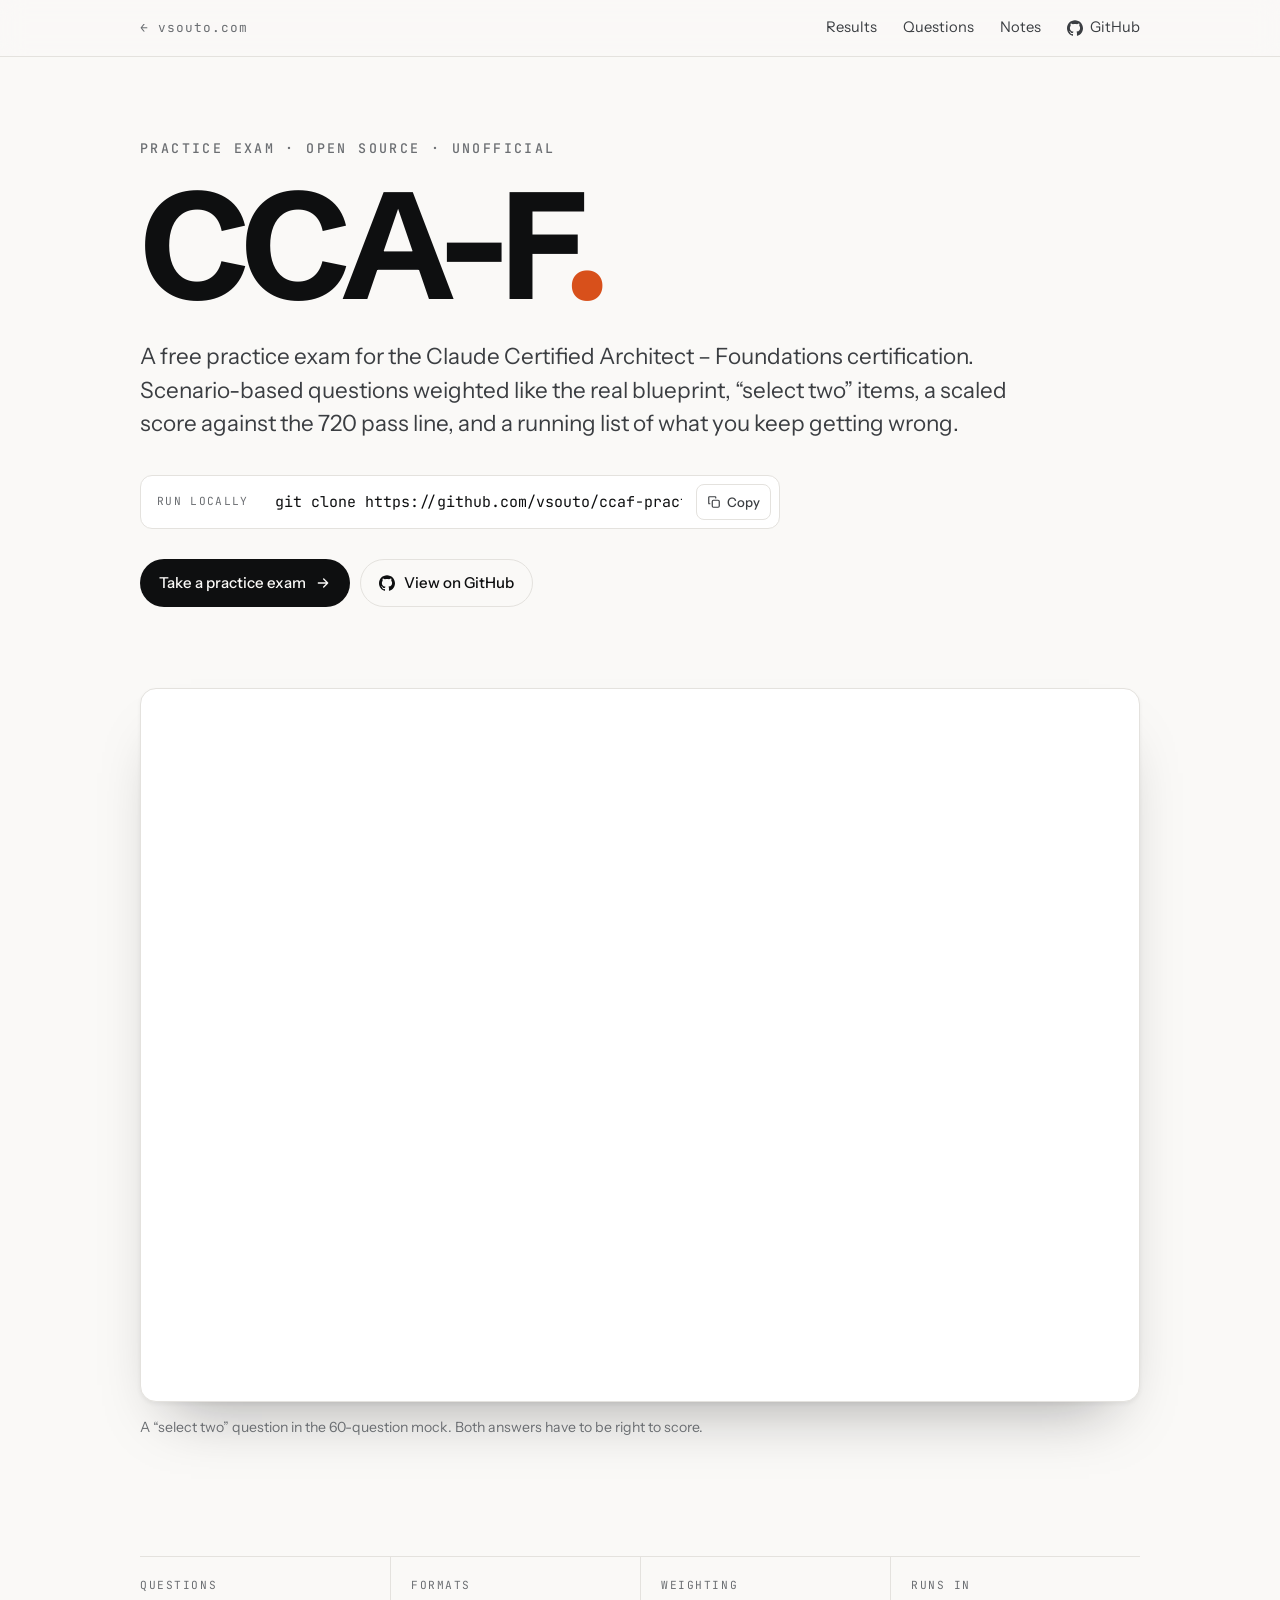
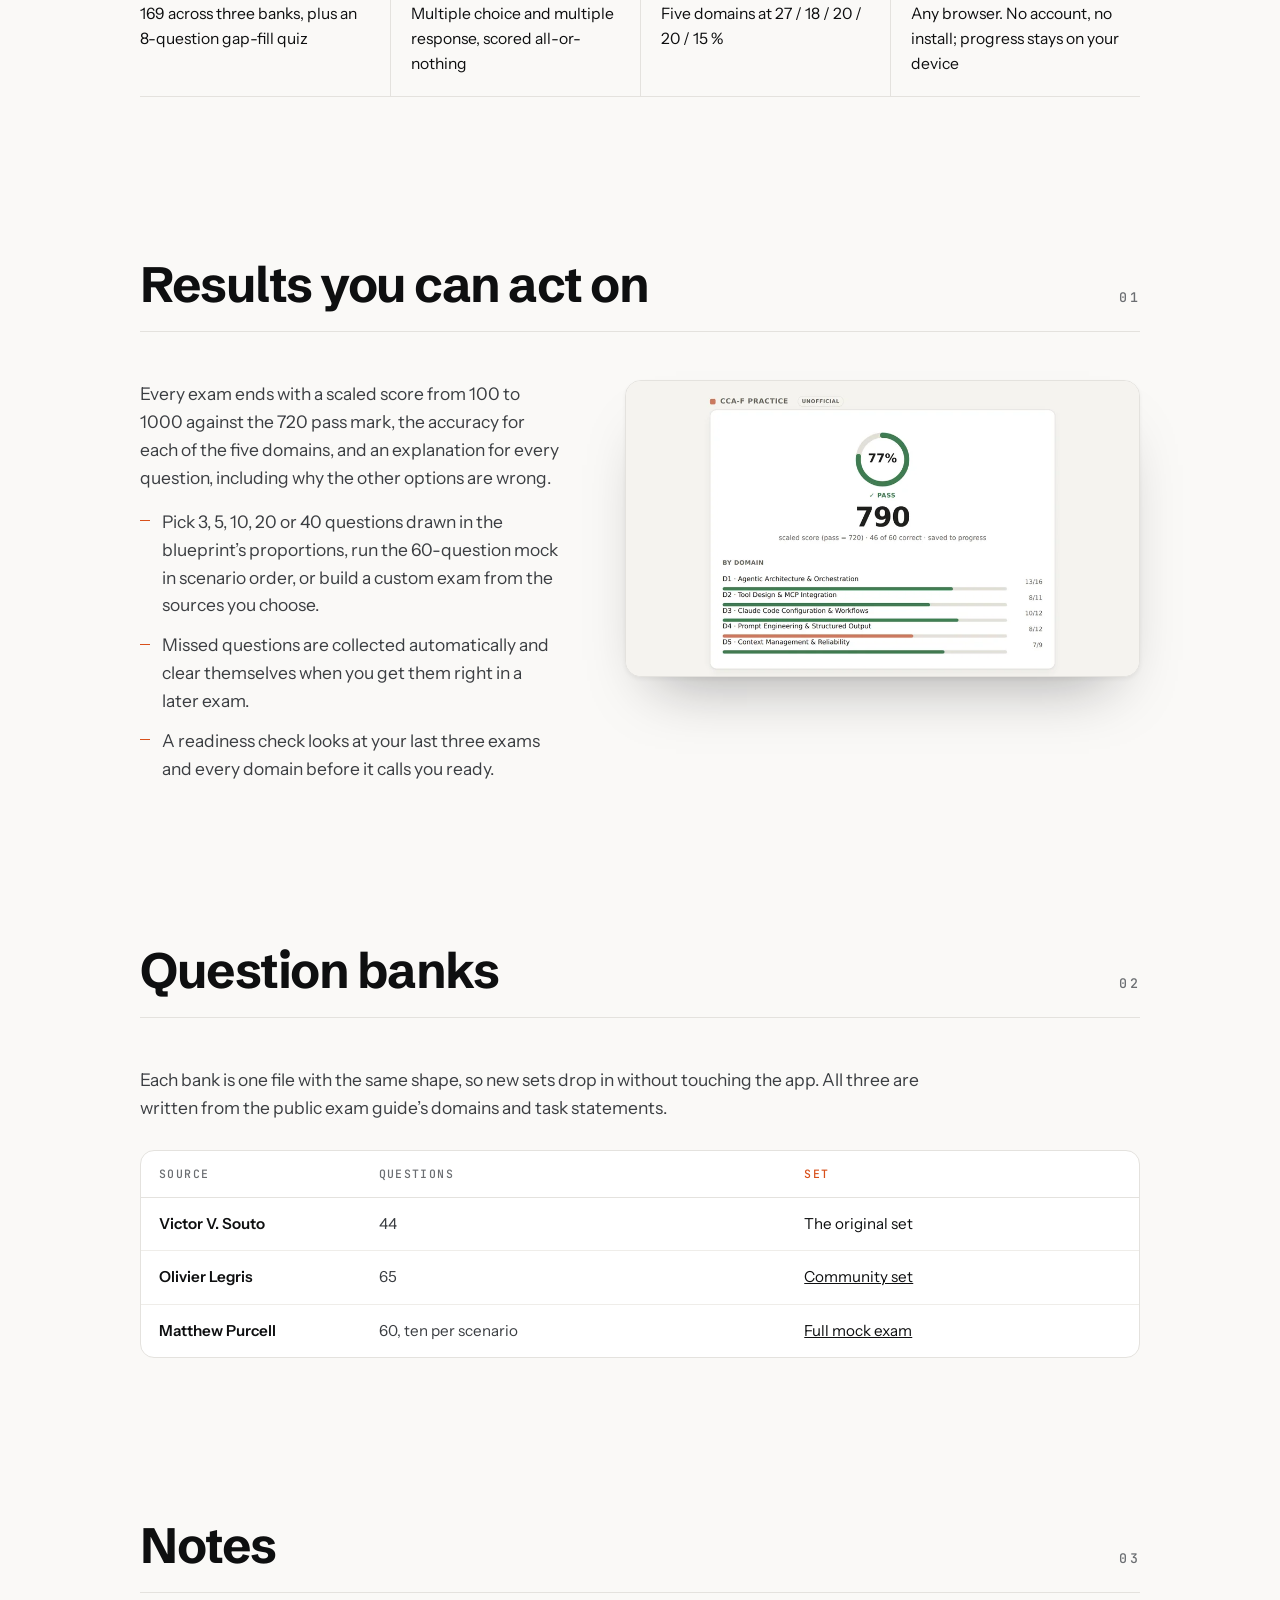
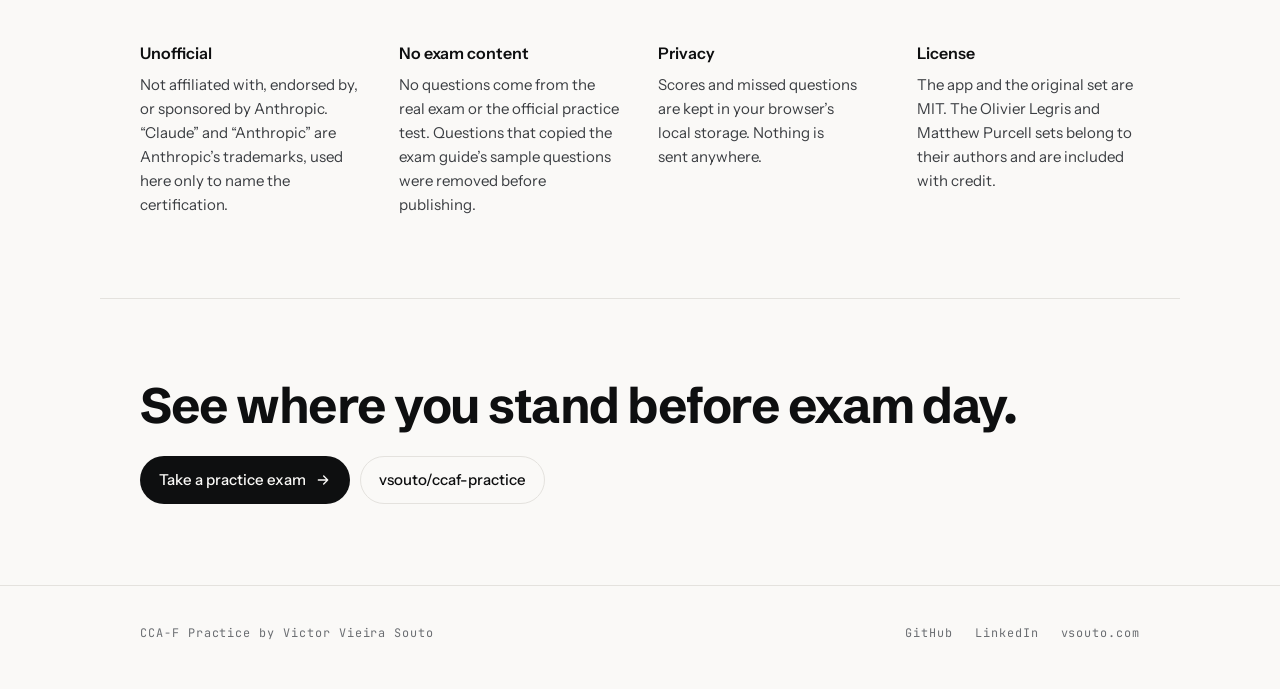
<file: projects/ccaf-practice.html>
<!doctype html>
<html lang="en">
<head>
<meta charset="utf-8">
<meta name="viewport" content="width=device-width, initial-scale=1">
<title>CCA-F Practice — unofficial practice exam for Claude Certified Architect · Victor Vieira Souto</title>
<meta name="description" content="CCA-F Practice is a free, open-source, unofficial practice exam for the Claude Certified Architect – Foundations certification: 169 scenario-based questions, multiple-response items, per-domain scoring and progress tracking in the browser.">
<meta name="author" content="Victor Vieira Souto">
<meta name="robots" content="index, follow, max-image-preview:large">
<link rel="canonical" href="https://vsouto.com/projects/ccaf-practice">

<meta property="og:type" content="website">
<meta property="og:site_name" content="Victor Vieira Souto">
<meta property="og:locale" content="en_US">
<meta property="og:url" content="https://vsouto.com/projects/ccaf-practice">
<meta property="og:title" content="CCA-F Practice — unofficial Claude Certified Architect practice exam">
<meta property="og:description" content="169 scenario-based questions, multiple-response items, a 60-question full mock and per-domain scoring. Free and open source.">
<meta property="og:image" content="https://vsouto.com/assets/projects/ccaf-practice/og.png">
<meta property="og:image:width" content="1200">
<meta property="og:image:height" content="630">
<meta property="og:image:alt" content="CCA-F Practice results screen: a 77% ring, a scaled score of 790 marked pass, and accuracy bars for the five exam domains.">
<meta name="twitter:card" content="summary_large_image">
<meta name="twitter:title" content="CCA-F Practice — unofficial Claude Certified Architect practice exam">
<meta name="twitter:description" content="169 scenario-based questions, multiple-response items, a 60-question full mock and per-domain scoring. Free and open source.">
<meta name="twitter:image" content="https://vsouto.com/assets/projects/ccaf-practice/og.png">

<link rel="icon" href="/favicon.ico" sizes="32x32">
<link rel="preconnect" href="https://fonts.googleapis.com">
<link rel="preconnect" href="https://fonts.gstatic.com" crossorigin>
<link rel="stylesheet" href="https://fonts.googleapis.com/css2?family=Schibsted+Grotesk:wght@600;700&family=Instrument+Sans:wght@400;500;600&family=JetBrains+Mono:wght@400;500&display=swap">
<link rel="stylesheet" href="/assets/css/site.css">
<!-- Shares the product-page layout of the c4x page. -->
<link rel="stylesheet" href="/assets/css/c4x.css">
<link rel="preload" as="image" type="image/webp" imagesrcset="/assets/projects/ccaf-practice/question-960.webp 960w, /assets/projects/ccaf-practice/question-1600.webp 1600w" imagesizes="(min-width: 1120px) 1040px, calc(100vw - 40px)">

<script type="application/ld+json">
{
  "@context": "https://schema.org",
  "@graph": [
    {
      "@type": "WebApplication",
      "@id": "https://vsouto.com/projects/ccaf-practice#app",
      "name": "CCA-F Practice",
      "url": "https://vsouto.github.io/ccaf-practice/",
      "description": "Unofficial practice exam for the Claude Certified Architect – Foundations certification. Scenario-based questions weighted by exam domain, multiple-response items, scaled scoring and progress tracking in the browser.",
      "applicationCategory": "EducationalApplication",
      "operatingSystem": "Any (web browser)",
      "datePublished": "2026-10-23",
      "license": "https://opensource.org/licenses/MIT",
      "image": "https://vsouto.com/assets/projects/ccaf-practice/og.png",
      "screenshot": [
        "https://vsouto.com/assets/projects/ccaf-practice/question.png",
        "https://vsouto.com/assets/projects/ccaf-practice/results.png"
      ],
      "keywords": "Claude Certified Architect, CCA-F, practice exam, Claude Code, Claude Agent SDK, MCP, certification study",
      "offers": { "@type": "Offer", "price": "0", "priceCurrency": "USD" },
      "author": { "@id": "https://vsouto.com/#person" },
      "isAccessibleForFree": true
    },
    {
      "@type": "SoftwareSourceCode",
      "@id": "https://github.com/vsouto/ccaf-practice#code",
      "name": "ccaf-practice",
      "codeRepository": "https://github.com/vsouto/ccaf-practice",
      "programmingLanguage": ["HTML", "JavaScript"],
      "license": "https://opensource.org/licenses/MIT",
      "author": { "@id": "https://vsouto.com/#person" }
    },
    {
      "@type": "Person",
      "@id": "https://vsouto.com/#person",
      "name": "Victor Vieira Souto",
      "url": "https://vsouto.com/",
      "sameAs": ["https://github.com/vsouto", "https://www.linkedin.com/in/victorsouto/"]
    },
    {
      "@type": "BreadcrumbList",
      "itemListElement": [
        { "@type": "ListItem", "position": 1, "name": "Victor Vieira Souto", "item": "https://vsouto.com/" },
        { "@type": "ListItem", "position": 2, "name": "CCA-F Practice", "item": "https://vsouto.com/projects/ccaf-practice" }
      ]
    },
    {
      "@type": "WebPage",
      "@id": "https://vsouto.com/projects/ccaf-practice#page",
      "url": "https://vsouto.com/projects/ccaf-practice",
      "name": "CCA-F Practice — unofficial practice exam for Claude Certified Architect",
      "inLanguage": "en",
      "isPartOf": { "@id": "https://vsouto.com/#website" },
      "mainEntity": { "@id": "https://vsouto.com/projects/ccaf-practice#app" },
      "primaryImageOfPage": "https://vsouto.com/assets/projects/ccaf-practice/og.png"
    }
  ]
}
</script>
</head>

<body class="c4x">

<header class="topbar">
  <div class="shell topbar-in">
    <a class="home" href="/">vsouto.com</a>
    <nav aria-label="Page">
      <a href="#results">Results</a>
      <a href="#banks">Questions</a>
      <a href="#notes">Notes</a>
      <a class="gh" href="https://github.com/vsouto/ccaf-practice" target="_blank" rel="noopener noreferrer"><svg viewBox="0 0 24 24" fill="currentColor" aria-hidden="true"><path d="M12 .297c-6.63 0-12 5.373-12 12 0 5.303 3.438 9.8 8.205 11.385.6.113.82-.258.82-.577 0-.285-.01-1.04-.015-2.04-3.338.724-4.042-1.61-4.042-1.61C4.422 18.07 3.633 17.7 3.633 17.7c-1.087-.744.084-.729.084-.729 1.205.084 1.838 1.236 1.838 1.236 1.07 1.835 2.809 1.305 3.495.998.108-.776.417-1.305.76-1.605-2.665-.3-5.466-1.332-5.466-5.93 0-1.31.465-2.38 1.235-3.22-.135-.303-.54-1.523.105-3.176 0 0 1.005-.322 3.3 1.23.96-.267 1.98-.399 3-.405 1.02.006 2.04.138 3 .405 2.28-1.552 3.285-1.23 3.285-1.23.645 1.653.24 2.873.12 3.176.765.84 1.23 1.91 1.23 3.22 0 4.61-2.805 5.625-5.475 5.92.42.36.81 1.096.81 2.22 0 1.606-.015 2.896-.015 3.286 0 .315.21.69.825.57C20.565 22.092 24 17.592 24 12.297c0-6.627-5.373-12-12-12"/></svg><span>GitHub</span></a>
    </nav>
  </div>
</header>

<main>

  <section class="x-hero shell" aria-labelledby="x-title">
    <p class="eyebrow">Practice exam · Open source · Unofficial</p>
    <h1 id="x-title" class="x-name">CCA-F<span>.</span></h1>
    <p class="x-lede">A free practice exam for the Claude Certified Architect – Foundations certification. Scenario-based questions weighted like the real blueprint, &#8220;select two&#8221; items, a scaled score against the 720 pass line, and a running list of what you keep getting wrong.</p>

    <div class="x-install">
      <div class="cmd"><span class="cmd-label">Run locally</span><code id="cmd-clone">git clone https://github.com/vsouto/ccaf-practice</code><button type="button" class="cmd-copy" data-copy="cmd-clone" aria-label="Copy clone command"><svg viewBox="0 0 24 24" fill="none" stroke="currentColor" stroke-width="2" stroke-linecap="round" stroke-linejoin="round" aria-hidden="true"><rect x="9" y="9" width="12" height="12" rx="2"/><path d="M5 15H4a1 1 0 0 1-1-1V4a1 1 0 0 1 1-1h10a1 1 0 0 1 1 1v1"/></svg><span>Copy</span></button></div>
    </div>

    <div class="link-row">
      <a class="btn btn-solid" href="https://vsouto.github.io/ccaf-practice/" target="_blank" rel="noopener noreferrer">Take a practice exam <svg viewBox="0 0 24 24" fill="none" stroke="currentColor" stroke-width="2" stroke-linecap="round" stroke-linejoin="round" aria-hidden="true"><path d="M5 12h14M13 6l6 6-6 6"/></svg></a>
      <a class="btn btn-ghost" href="https://github.com/vsouto/ccaf-practice" target="_blank" rel="noopener noreferrer"><svg viewBox="0 0 24 24" fill="currentColor" aria-hidden="true"><path d="M12 .297c-6.63 0-12 5.373-12 12 0 5.303 3.438 9.8 8.205 11.385.6.113.82-.258.82-.577 0-.285-.01-1.04-.015-2.04-3.338.724-4.042-1.61-4.042-1.61C4.422 18.07 3.633 17.7 3.633 17.7c-1.087-.744.084-.729.084-.729 1.205.084 1.838 1.236 1.838 1.236 1.07 1.835 2.809 1.305 3.495.998.108-.776.417-1.305.76-1.605-2.665-.3-5.466-1.332-5.466-5.93 0-1.31.465-2.38 1.235-3.22-.135-.303-.54-1.523.105-3.176 0 0 1.005-.322 3.3 1.23.96-.267 1.98-.399 3-.405 1.02.006 2.04.138 3 .405 2.28-1.552 3.285-1.23 3.285-1.23.645 1.653.24 2.873.12 3.176.765.84 1.23 1.91 1.23 3.22 0 4.61-2.805 5.625-5.475 5.92.42.36.81 1.096.81 2.22 0 1.606-.015 2.896-.015 3.286 0 .315.21.69.825.57C20.565 22.092 24 17.592 24 12.297c0-6.627-5.373-12-12-12"/></svg>View on GitHub</a>
    </div>
  </section>

  <figure class="x-shot x-shot-hero shell">
    <picture class=""><source type="image/webp" srcset="/assets/projects/ccaf-practice/question-960.webp 960w, /assets/projects/ccaf-practice/question-1600.webp 1600w" sizes="(min-width: 1120px) 1040px, calc(100vw - 40px)"><img src="/assets/projects/ccaf-practice/question.png" width="1600" height="1142" alt="A multiple-response question from the Developer Productivity scenario, question 40 of 60, with a Select 2 badge and two of five options selected." loading="eager" fetchpriority="high" decoding="async"></picture>
    <figcaption>A &#8220;select two&#8221; question in the 60-question mock. Both answers have to be right to score.</figcaption>
  </figure>

  <section class="shell x-facts" aria-label="At a glance">
    <dl>
      <div><dt>Questions</dt><dd>169 across three banks, plus an 8-question gap-fill quiz</dd></div>
      <div><dt>Formats</dt><dd>Multiple choice and multiple response, scored all-or-nothing</dd></div>
      <div><dt>Weighting</dt><dd>Five domains at 27 / 18 / 20 / 20 / 15 %</dd></div>
      <div><dt>Runs in</dt><dd>Any browser. No account, no install; progress stays on your device</dd></div>
    </dl>
  </section>

  <section id="results" class="shell" aria-labelledby="results-title">
    <div class="section-head"><h2 id="results-title">Results you can act on</h2><p class="eyebrow">01</p></div>
    <div class="x-cols x-cols-top">
      <div class="x-copy">
        <p>Every exam ends with a scaled score from 100 to 1000 against the 720 pass mark, the accuracy for each of the five domains, and an explanation for every question, including why the other options are wrong.</p>
        <ul class="x-list">
          <li>Pick 3, 5, 10, 20 or 40 questions drawn in the blueprint&#8217;s proportions, run the 60-question mock in scenario order, or build a custom exam from the sources you choose.</li>
          <li>Missed questions are collected automatically and clear themselves when you get them right in a later exam.</li>
          <li>A readiness check looks at your last three exams and every domain before it calls you ready.</li>
        </ul>
      </div>
      <figure class="x-shot">
        <picture class=""><source type="image/webp" srcset="/assets/projects/ccaf-practice/results-960.webp 960w, /assets/projects/ccaf-practice/results-1600.webp 1600w" sizes="(min-width: 960px) 560px, calc(100vw - 40px)"><img src="/assets/projects/ccaf-practice/results.png" width="1600" height="918" alt="Results screen: a 77% ring, scaled score 790 marked pass, 46 of 60 correct, and bars for each domain, with Prompt Engineering at 8 of 12 below the pass line." loading="lazy" decoding="async"></picture>
      </figure>
    </div>
  </section>

  <section id="banks" class="shell" aria-labelledby="banks-title">
    <div class="section-head"><h2 id="banks-title">Question banks</h2><p class="eyebrow">02</p></div>
    <p class="x-intro">Each bank is one file with the same shape, so new sets drop in without touching the app. All three are written from the public exam guide&#8217;s domains and task statements.</p>
    <div class="x-table-wrap">
      <table class="x-table">
        <thead><tr><th scope="col">Source</th><th scope="col">Questions</th><th scope="col">Set</th></tr></thead>
        <tbody>
          <tr><th scope="row">Victor V. Souto</th><td>44</td><td>The original set</td></tr>
          <tr><th scope="row">Olivier Legris</th><td>65</td><td><a href="https://github.com/OlivierAlter/Claude-Certified-Architect-Foundations-Certification-Exam" target="_blank" rel="noopener noreferrer">Community set</a></td></tr>
          <tr><th scope="row">Matthew Purcell</th><td>60, ten per scenario</td><td><a href="https://www.linkedin.com/in/purcellmatthew" target="_blank" rel="noopener noreferrer">Full mock exam</a></td></tr>
        </tbody>
      </table>
    </div>
  </section>

  <section id="notes" class="shell" aria-labelledby="notes-title">
    <div class="section-head"><h2 id="notes-title">Notes</h2><p class="eyebrow">03</p></div>
    <div class="x-faq">
      <div><h3>Unofficial</h3><p>Not affiliated with, endorsed by, or sponsored by Anthropic. &#8220;Claude&#8221; and &#8220;Anthropic&#8221; are Anthropic&#8217;s trademarks, used here only to name the certification.</p></div>
      <div><h3>No exam content</h3><p>No questions come from the real exam or the official practice test. Questions that copied the exam guide&#8217;s sample questions were removed before publishing.</p></div>
      <div><h3>Privacy</h3><p>Scores and missed questions are kept in your browser&#8217;s local storage. Nothing is sent anywhere.</p></div>
      <div><h3>License</h3><p>The app and the original set are MIT. The Olivier Legris and Matthew Purcell sets belong to their authors and are included with credit.</p></div>
    </div>
  </section>

  <section class="shell x-end" aria-labelledby="end-title">
    <h2 id="end-title">See where you stand before exam day.</h2>
    <div class="link-row">
      <a class="btn btn-solid" href="https://vsouto.github.io/ccaf-practice/" target="_blank" rel="noopener noreferrer">Take a practice exam <svg viewBox="0 0 24 24" fill="none" stroke="currentColor" stroke-width="2" stroke-linecap="round" stroke-linejoin="round" aria-hidden="true"><path d="M5 12h14M13 6l6 6-6 6"/></svg></a>
      <a class="btn btn-ghost" href="https://github.com/vsouto/ccaf-practice" target="_blank" rel="noopener noreferrer">vsouto/ccaf-practice</a>
    </div>
  </section>

</main>

<footer>
  <div class="shell foot">
    <span>CCA-F Practice by <a href="/">Victor Vieira Souto</a></span>
    <nav>
      <a href="https://github.com/vsouto/ccaf-practice" target="_blank" rel="noopener noreferrer">GitHub</a>
      <a href="https://www.linkedin.com/in/victorsouto/" target="_blank" rel="noopener noreferrer">LinkedIn</a>
      <a href="/">vsouto.com</a>
    </nav>
  </div>
</footer>

<script src="/assets/js/c4x.js" defer></script>
</body>
</html>
</file>
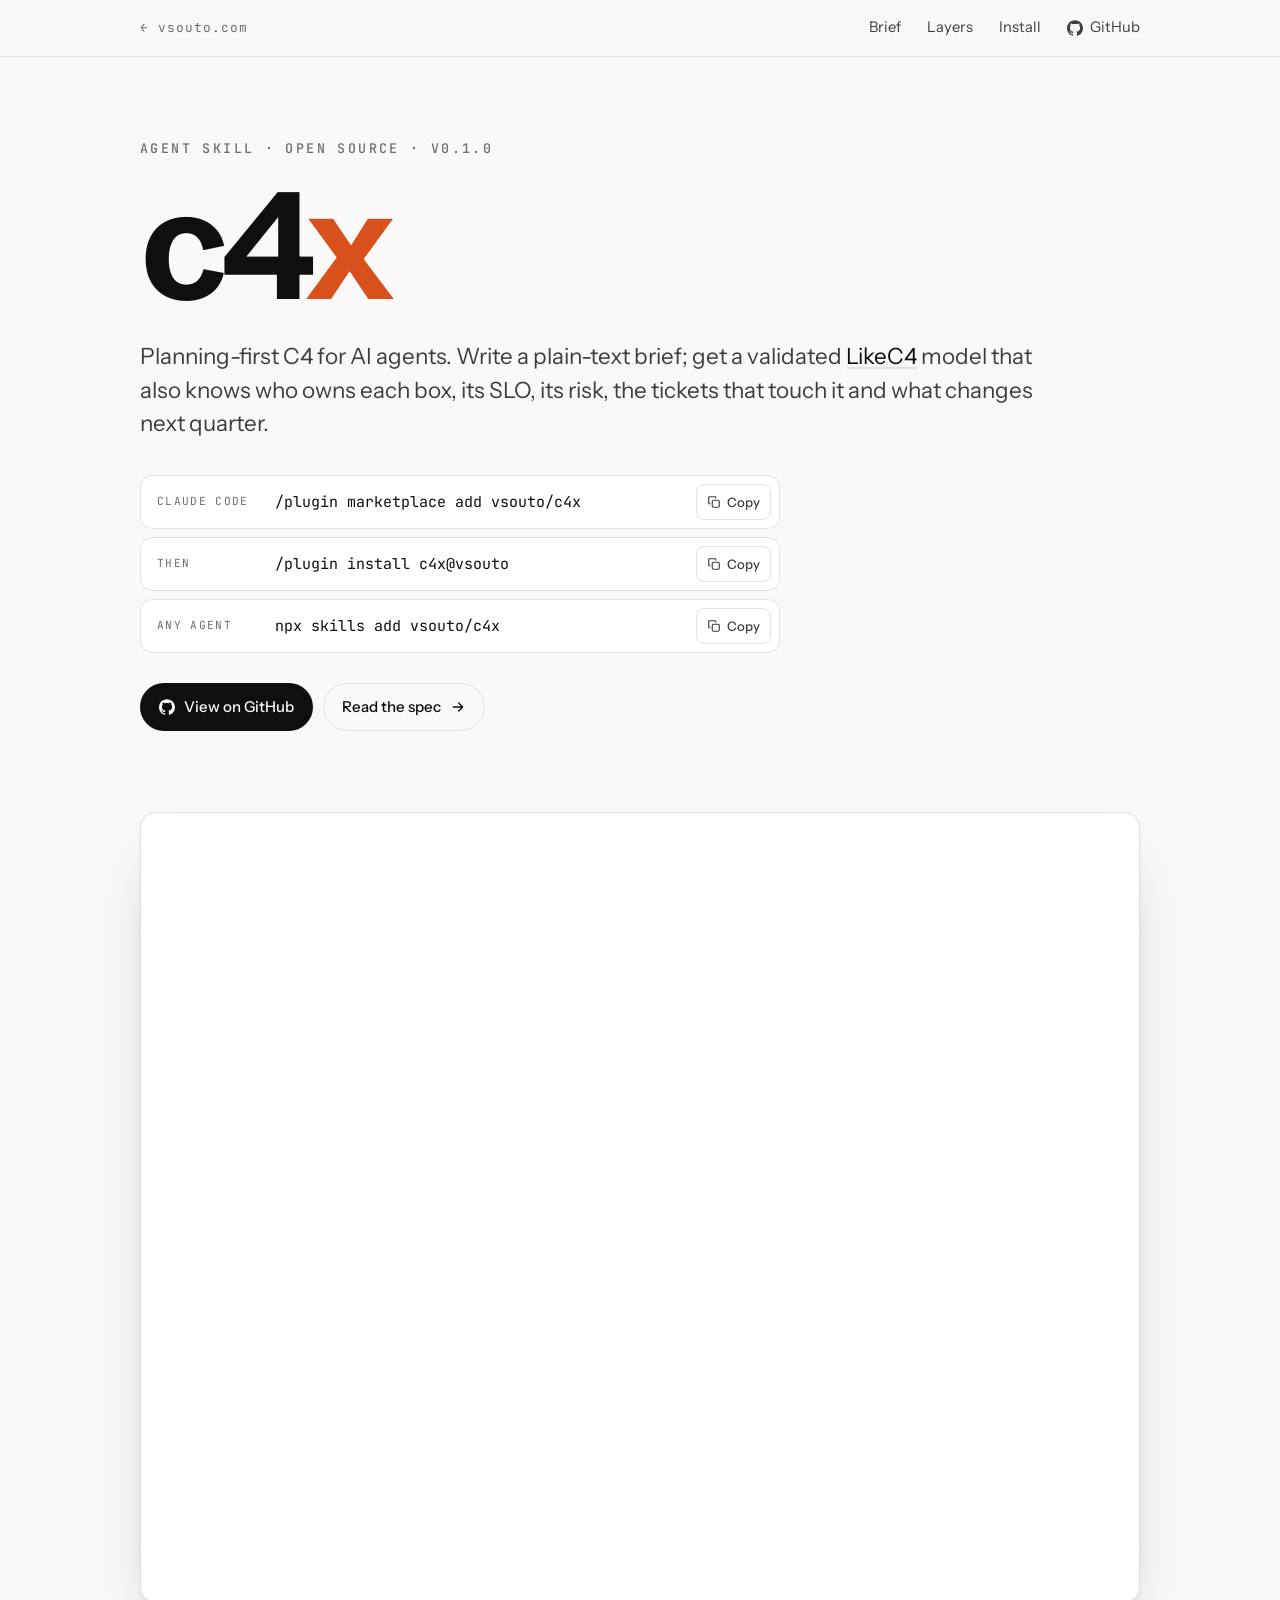
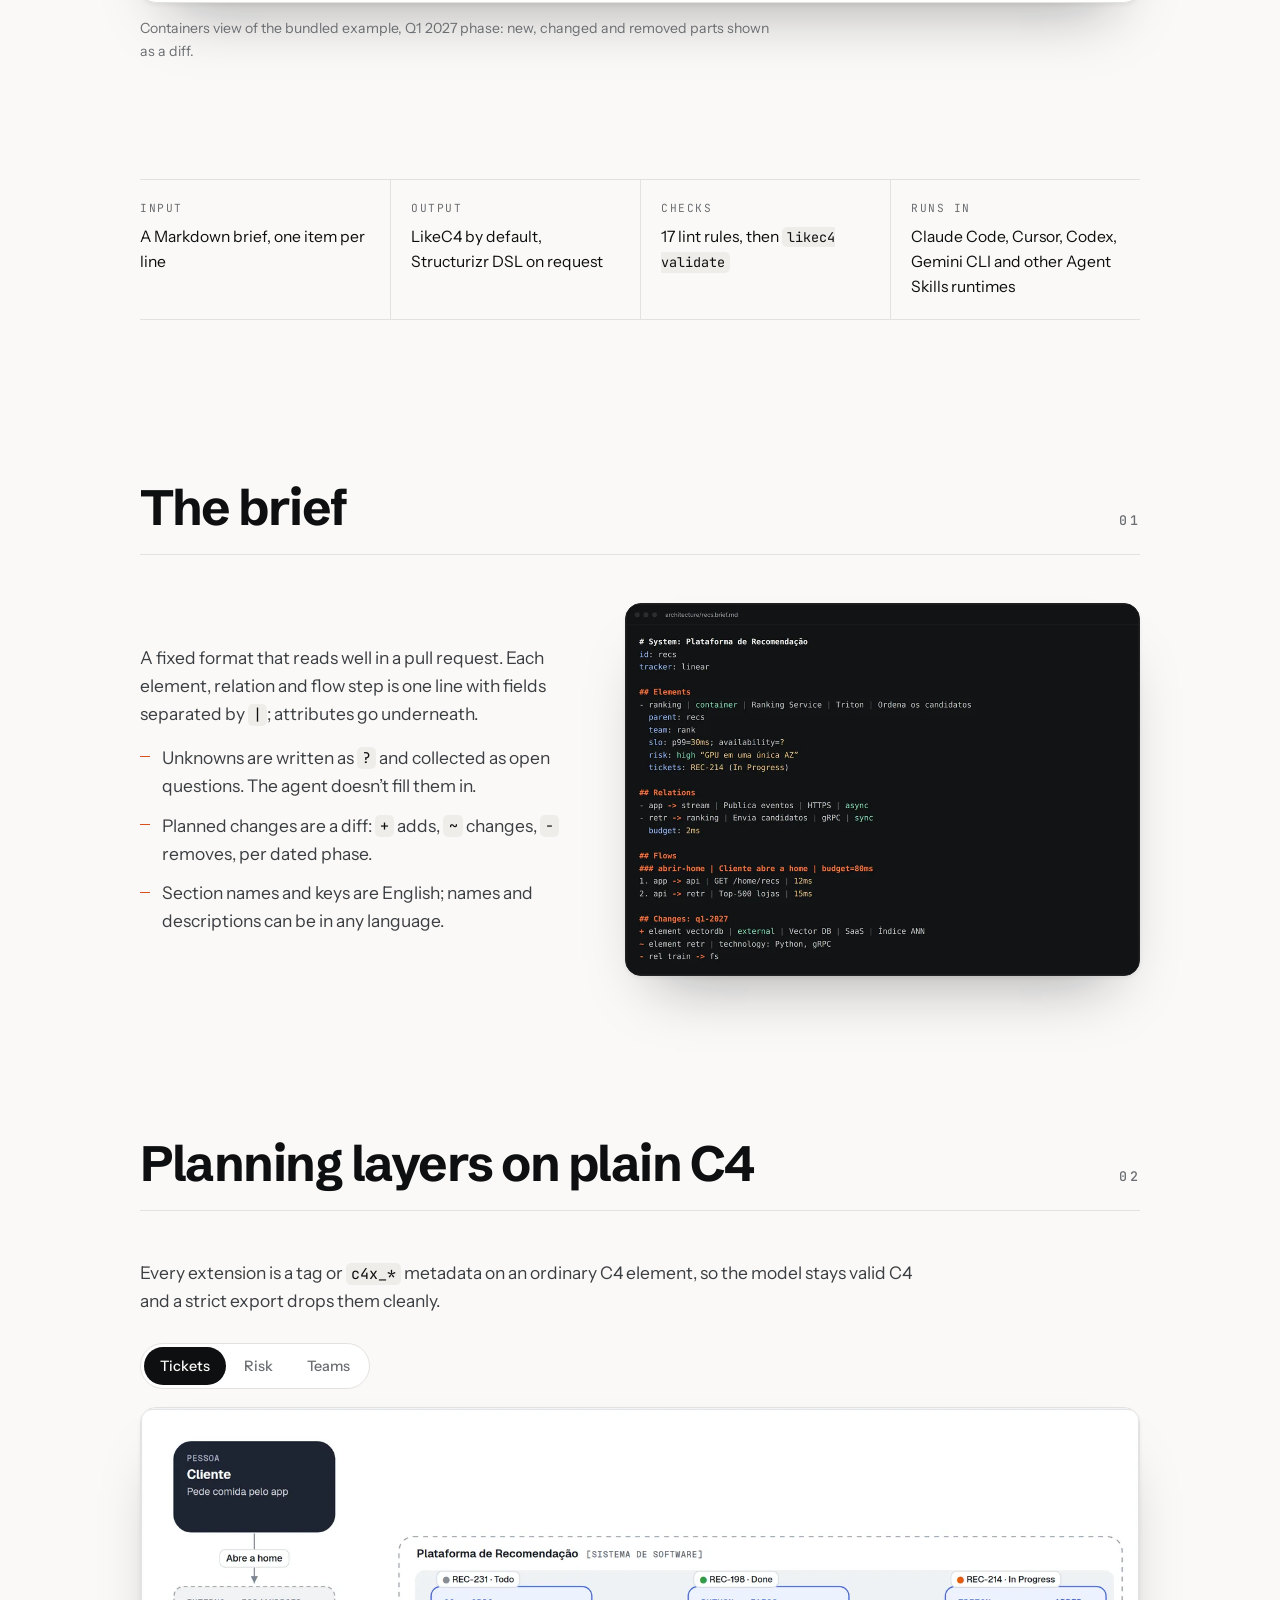
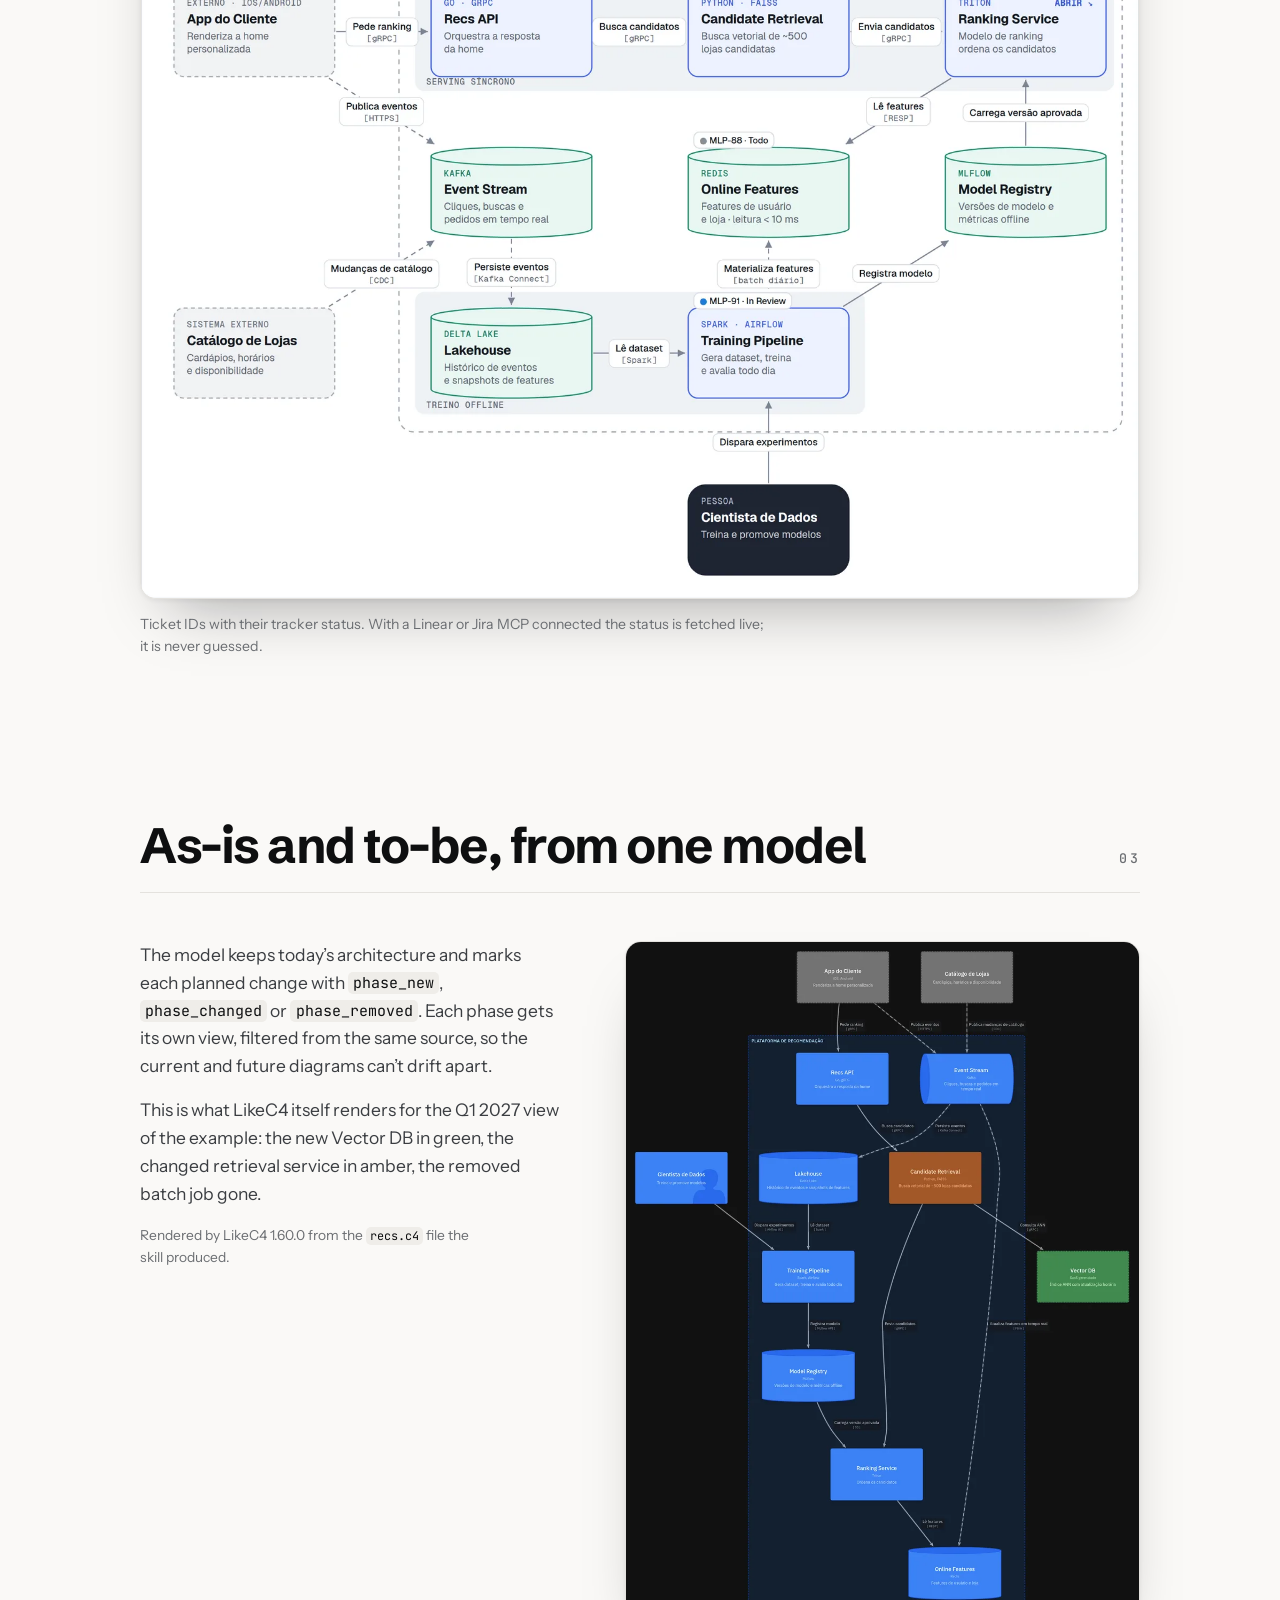
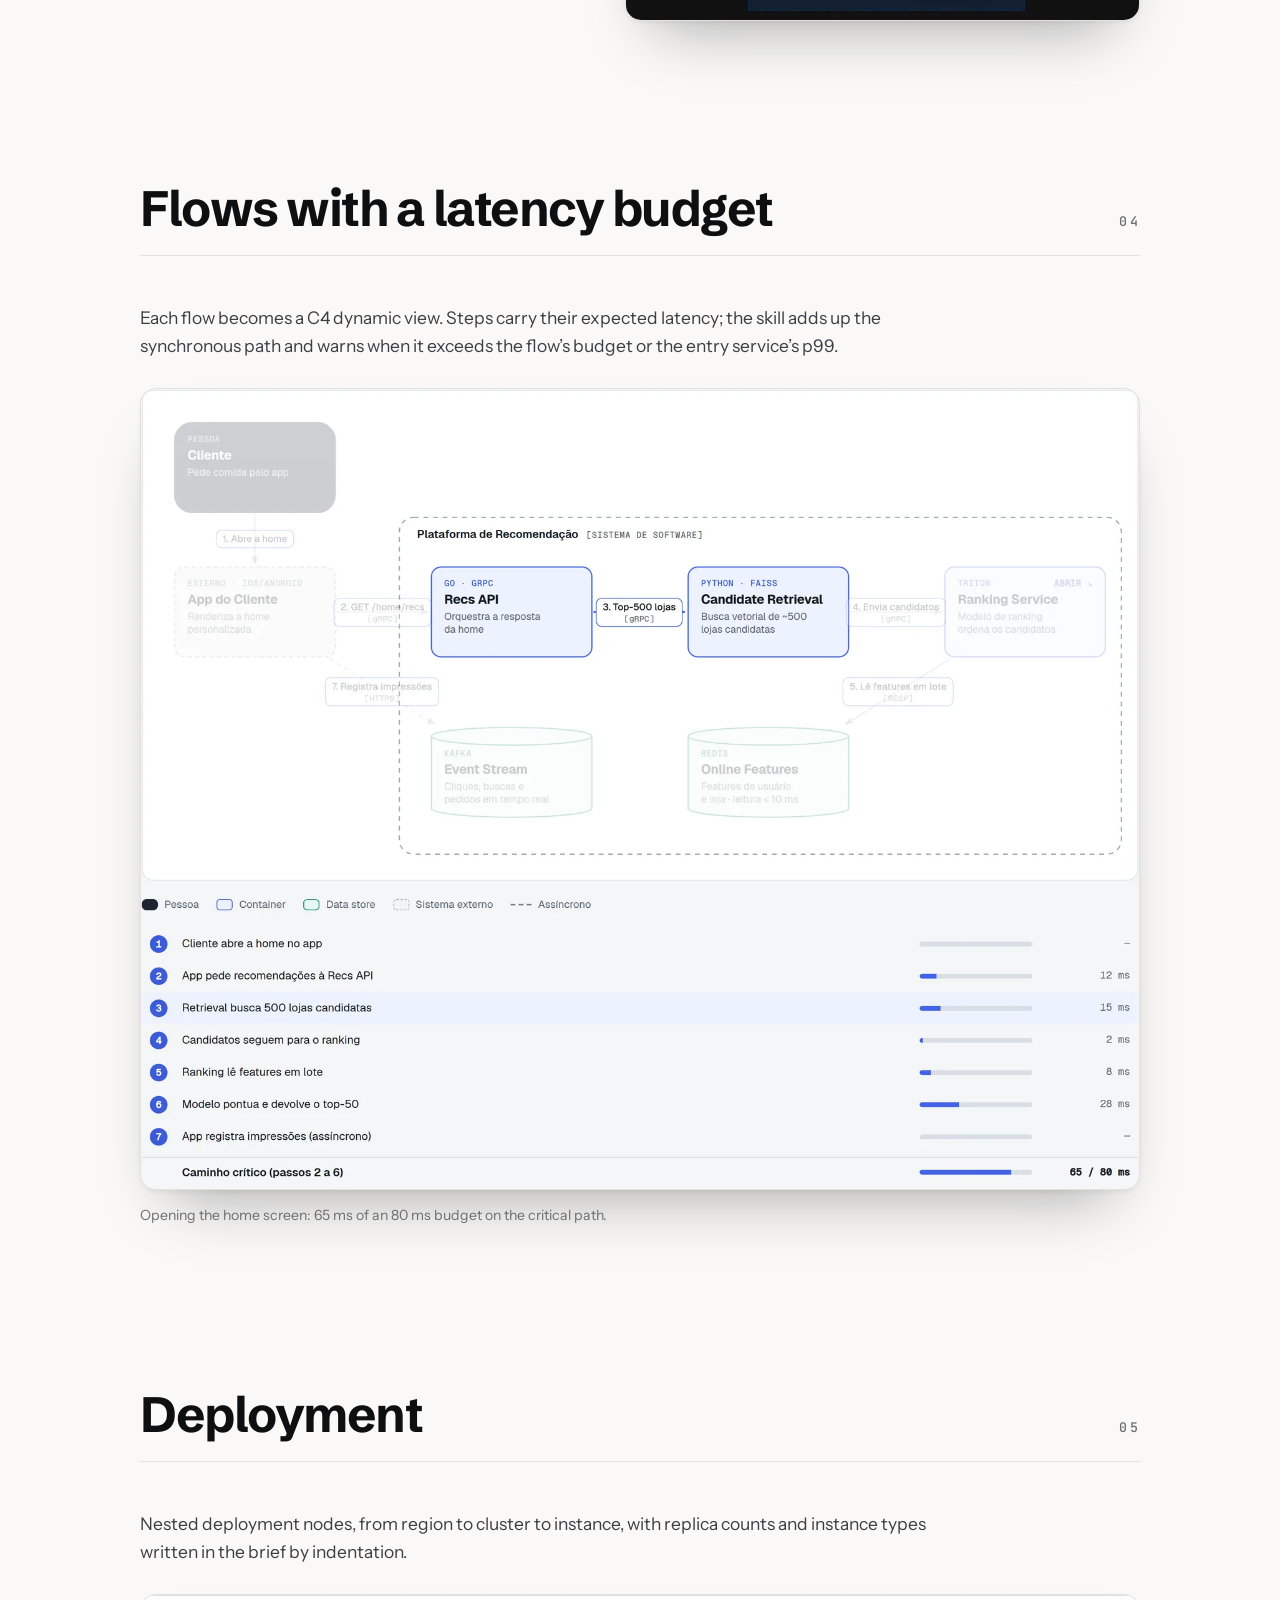
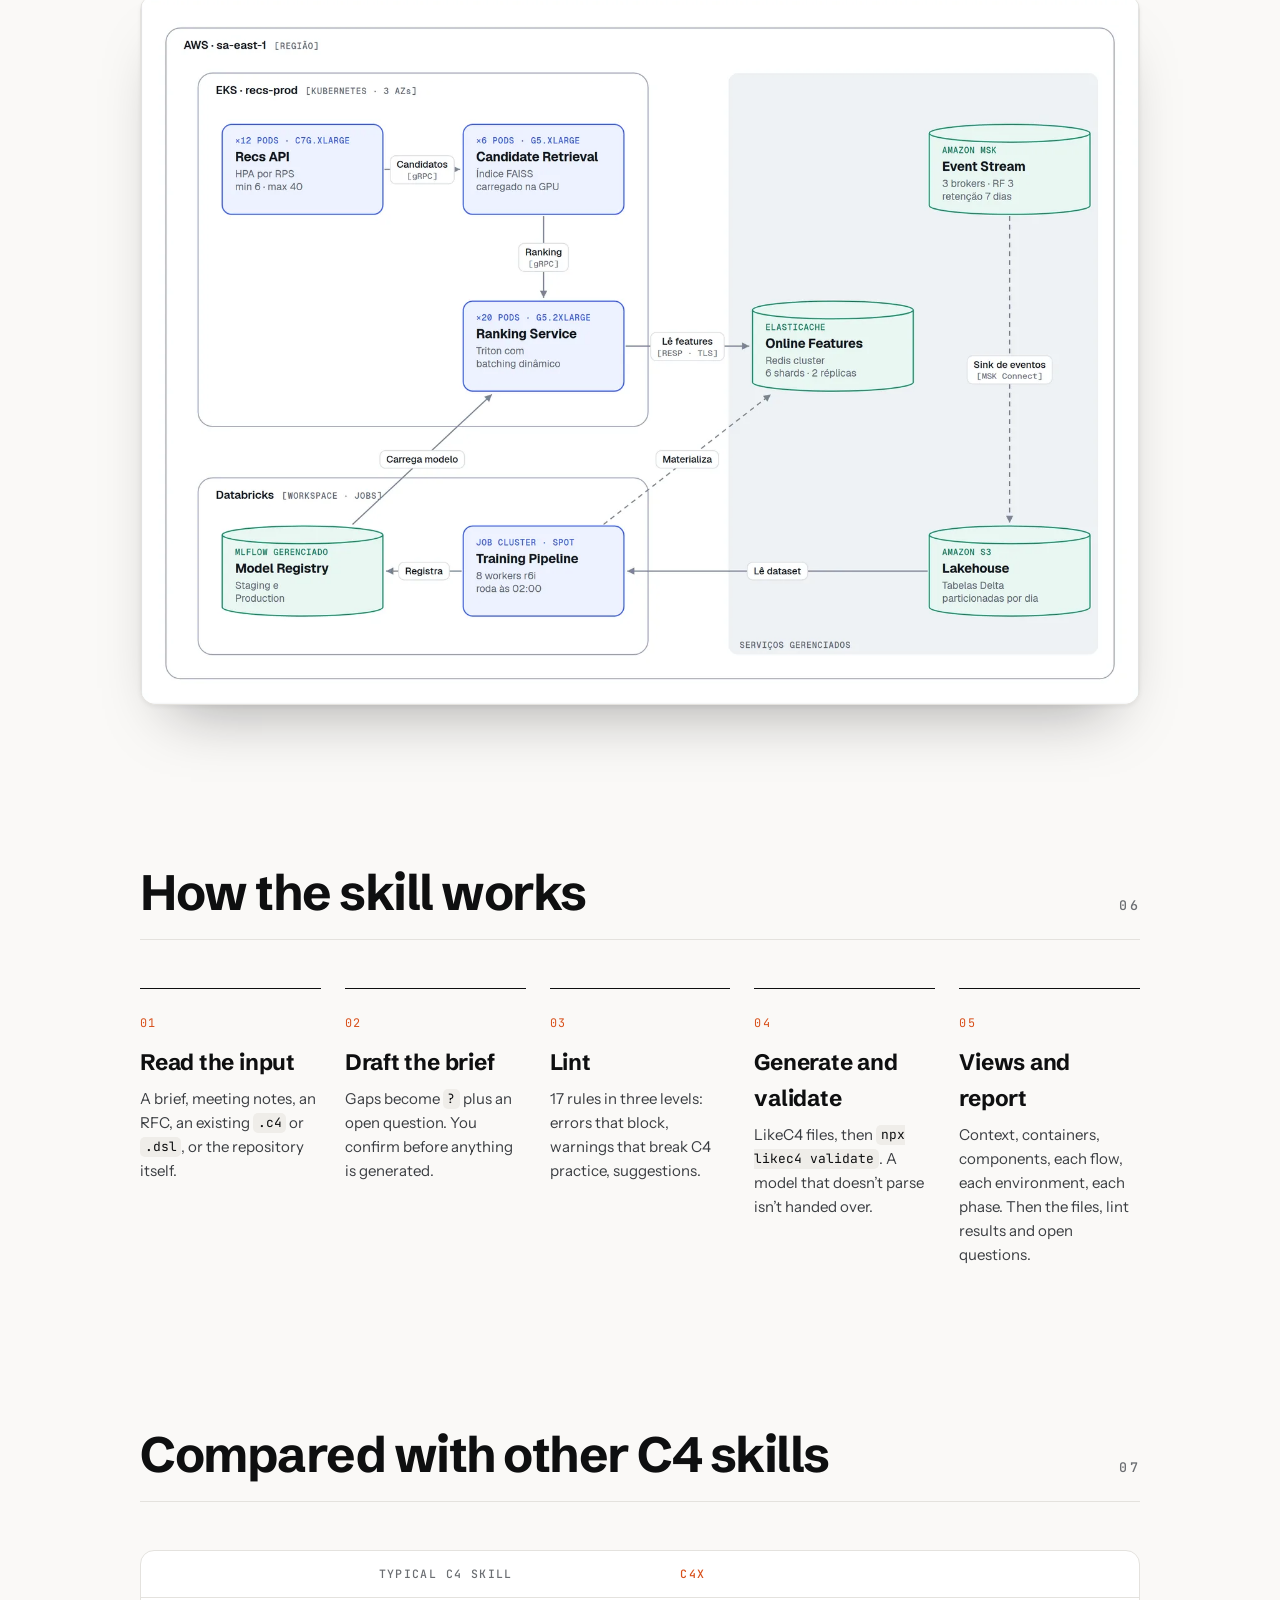
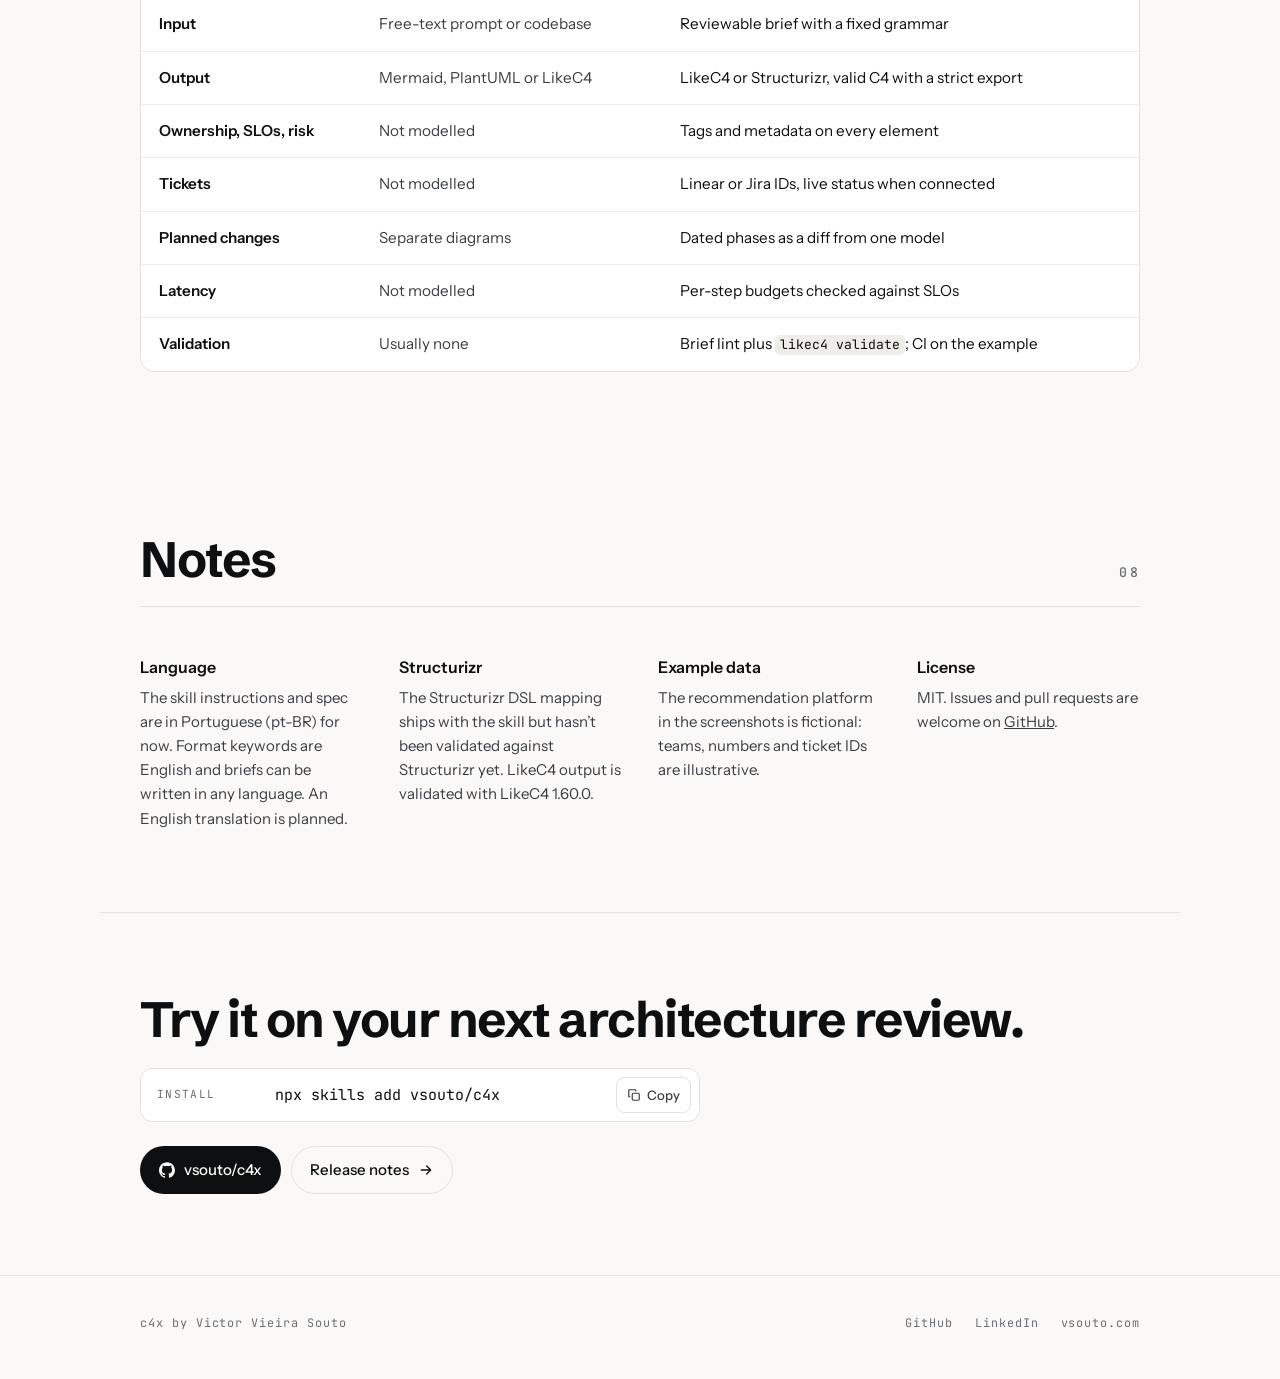
<file: skills/c4x.html>
<!doctype html>
<html lang="en">
<head>
<meta charset="utf-8">
<meta name="viewport" content="width=device-width, initial-scale=1">
<title>c4x — Planning-first C4 architecture skill for AI agents · Victor Vieira Souto</title>
<meta name="description" content="c4x is an open-source agent skill for Claude Code, Cursor and Codex that turns a plain-text brief into a validated LikeC4 C4 model with teams, SLOs, risk, tickets, as-is/to-be diffs and latency budgets.">
<meta name="author" content="Victor Vieira Souto">
<meta name="robots" content="index, follow, max-image-preview:large">
<link rel="canonical" href="https://vsouto.com/skills/c4x">

<meta property="og:type" content="website">
<meta property="og:site_name" content="Victor Vieira Souto">
<meta property="og:locale" content="en_US">
<meta property="og:url" content="https://vsouto.com/skills/c4x">
<meta property="og:title" content="c4x — planning-first C4 for AI agents">
<meta property="og:description" content="Teams, SLOs, risk, tickets and as-is → to-be diffs on validated LikeC4 models. Open-source agent skill.">
<meta property="og:image" content="https://vsouto.com/assets/skills/c4x/og.png">
<meta property="og:image:width" content="1200">
<meta property="og:image:height" content="630">
<meta property="og:image:alt" content="c4x: planning-first C4. A C4 container diagram showing new, changed and removed parts of a recommendation platform.">
<meta name="twitter:card" content="summary_large_image">
<meta name="twitter:title" content="c4x — planning-first C4 for AI agents">
<meta name="twitter:description" content="Teams, SLOs, risk, tickets and as-is → to-be diffs on validated LikeC4 models. Open-source agent skill.">
<meta name="twitter:image" content="https://vsouto.com/assets/skills/c4x/og.png">

<link rel="icon" href="/favicon.ico" sizes="32x32">
<link rel="preconnect" href="https://fonts.googleapis.com">
<link rel="preconnect" href="https://fonts.gstatic.com" crossorigin>
<link rel="stylesheet" href="https://fonts.googleapis.com/css2?family=Schibsted+Grotesk:wght@600;700&family=Instrument+Sans:wght@400;500;600&family=JetBrains+Mono:wght@400;500&display=swap">
<link rel="stylesheet" href="/assets/css/site.css">
<link rel="stylesheet" href="/assets/css/c4x.css">
<link rel="preload" as="image" type="image/webp" imagesrcset="/assets/skills/c4x/tobe-light-960.webp 960w, /assets/skills/c4x/tobe-light-1600.webp 1600w" imagesizes="(min-width: 1120px) 1040px, calc(100vw - 40px)" media="(prefers-color-scheme: light)">

<script type="application/ld+json">
{
  "@context": "https://schema.org",
  "@graph": [
    {
      "@type": "SoftwareApplication",
      "@id": "https://vsouto.com/skills/c4x#app",
      "name": "c4x",
      "alternateName": "C4X",
      "url": "https://vsouto.com/skills/c4x",
      "description": "Planning-first C4 architecture skill for AI agents. Turns a plain-text brief into a validated LikeC4 or Structurizr model with teams, SLOs, risk, tickets, as-is/to-be phases and latency budgets.",
      "applicationCategory": "DeveloperApplication",
      "applicationSubCategory": "Agent skill",
      "operatingSystem": "Any (Claude Code, Cursor, Codex, Gemini CLI and other Agent Skills runtimes)",
      "softwareVersion": "0.1.0",
      "datePublished": "2026-10-21",
      "license": "https://opensource.org/licenses/MIT",
      "codeRepository": "https://github.com/vsouto/c4x",
      "downloadUrl": "https://github.com/vsouto/c4x/releases/tag/v0.1.0",
      "image": "https://vsouto.com/assets/skills/c4x/og.png",
      "screenshot": [
        "https://vsouto.com/assets/skills/c4x/tobe-light.png",
        "https://vsouto.com/assets/skills/c4x/flow-light.png",
        "https://vsouto.com/assets/skills/c4x/brief.png"
      ],
      "keywords": "C4 model, LikeC4, Structurizr, software architecture, architecture as code, Claude Code skill, agent skills, SLO, risk-storming",
      "offers": {
        "@type": "Offer",
        "price": "0",
        "priceCurrency": "USD"
      },
      "author": {
        "@id": "https://vsouto.com/#person"
      },
      "isAccessibleForFree": true
    },
    {
      "@type": "SoftwareSourceCode",
      "@id": "https://github.com/vsouto/c4x#code",
      "name": "c4x",
      "codeRepository": "https://github.com/vsouto/c4x",
      "programmingLanguage": [
        "LikeC4",
        "Markdown"
      ],
      "license": "https://opensource.org/licenses/MIT",
      "author": {
        "@id": "https://vsouto.com/#person"
      }
    },
    {
      "@type": "Person",
      "@id": "https://vsouto.com/#person",
      "name": "Victor Vieira Souto",
      "url": "https://vsouto.com/",
      "sameAs": [
        "https://github.com/vsouto",
        "https://www.linkedin.com/in/victorsouto/"
      ]
    },
    {
      "@type": "BreadcrumbList",
      "itemListElement": [
        {
          "@type": "ListItem",
          "position": 1,
          "name": "Victor Vieira Souto",
          "item": "https://vsouto.com/"
        },
        {
          "@type": "ListItem",
          "position": 2,
          "name": "c4x",
          "item": "https://vsouto.com/skills/c4x"
        }
      ]
    },
    {
      "@type": "WebPage",
      "@id": "https://vsouto.com/skills/c4x#page",
      "url": "https://vsouto.com/skills/c4x",
      "name": "c4x — planning-first C4 architecture skill for AI agents",
      "inLanguage": "en",
      "isPartOf": {
        "@id": "https://vsouto.com/#website"
      },
      "mainEntity": {
        "@id": "https://vsouto.com/skills/c4x#app"
      },
      "primaryImageOfPage": "https://vsouto.com/assets/skills/c4x/og.png"
    }
  ]
}
</script>
</head>

<body class="c4x">

<header class="topbar">
  <div class="shell topbar-in">
    <a class="home" href="/">vsouto.com</a>
    <nav aria-label="Page">
      <a href="#brief">Brief</a>
      <a href="#layers">Layers</a>
      <a href="#install">Install</a>
      <a class="gh" href="https://github.com/vsouto/c4x" target="_blank" rel="noopener noreferrer"><svg viewBox="0 0 24 24" fill="currentColor" aria-hidden="true"><path d="M12 .297c-6.63 0-12 5.373-12 12 0 5.303 3.438 9.8 8.205 11.385.6.113.82-.258.82-.577 0-.285-.01-1.04-.015-2.04-3.338.724-4.042-1.61-4.042-1.61C4.422 18.07 3.633 17.7 3.633 17.7c-1.087-.744.084-.729.084-.729 1.205.084 1.838 1.236 1.838 1.236 1.07 1.835 2.809 1.305 3.495.998.108-.776.417-1.305.76-1.605-2.665-.3-5.466-1.332-5.466-5.93 0-1.31.465-2.38 1.235-3.22-.135-.303-.54-1.523.105-3.176 0 0 1.005-.322 3.3 1.23.96-.267 1.98-.399 3-.405 1.02.006 2.04.138 3 .405 2.28-1.552 3.285-1.23 3.285-1.23.645 1.653.24 2.873.12 3.176.765.84 1.23 1.91 1.23 3.22 0 4.61-2.805 5.625-5.475 5.92.42.36.81 1.096.81 2.22 0 1.606-.015 2.896-.015 3.286 0 .315.21.69.825.57C20.565 22.092 24 17.592 24 12.297c0-6.627-5.373-12-12-12"/></svg><span>GitHub</span></a>
    </nav>
  </div>
</header>

<main>

  <section class="x-hero shell" aria-labelledby="x-title">
    <p class="eyebrow">Agent skill · Open source · v0.1.0</p>
    <h1 id="x-title" class="x-name">c4<span>x</span></h1>
    <p class="x-lede">Planning-first C4 for AI agents. Write a plain-text brief; get a validated <a href="https://likec4.dev" target="_blank" rel="noopener noreferrer">LikeC4</a> model that also knows who owns each box, its SLO, its risk, the tickets that touch it and what changes next quarter.</p>

    <div class="x-install" id="install">
      <div class="cmd"><span class="cmd-label">Claude Code</span><code id="cmd-cc">/plugin marketplace add vsouto/c4x</code><button type="button" class="cmd-copy" data-copy="cmd-cc" aria-label="Copy Claude Code command"><svg viewBox="0 0 24 24" fill="none" stroke="currentColor" stroke-width="2" stroke-linecap="round" stroke-linejoin="round" aria-hidden="true"><rect x="9" y="9" width="12" height="12" rx="2"/><path d="M5 15H4a1 1 0 0 1-1-1V4a1 1 0 0 1 1-1h10a1 1 0 0 1 1 1v1"/></svg><span>Copy</span></button></div>
      <div class="cmd"><span class="cmd-label">then</span><code id="cmd-cc2">/plugin install c4x@vsouto</code><button type="button" class="cmd-copy" data-copy="cmd-cc2" aria-label="Copy then command"><svg viewBox="0 0 24 24" fill="none" stroke="currentColor" stroke-width="2" stroke-linecap="round" stroke-linejoin="round" aria-hidden="true"><rect x="9" y="9" width="12" height="12" rx="2"/><path d="M5 15H4a1 1 0 0 1-1-1V4a1 1 0 0 1 1-1h10a1 1 0 0 1 1 1v1"/></svg><span>Copy</span></button></div>
      <div class="cmd"><span class="cmd-label">Any agent</span><code id="cmd-npx">npx skills add vsouto/c4x</code><button type="button" class="cmd-copy" data-copy="cmd-npx" aria-label="Copy Any agent command"><svg viewBox="0 0 24 24" fill="none" stroke="currentColor" stroke-width="2" stroke-linecap="round" stroke-linejoin="round" aria-hidden="true"><rect x="9" y="9" width="12" height="12" rx="2"/><path d="M5 15H4a1 1 0 0 1-1-1V4a1 1 0 0 1 1-1h10a1 1 0 0 1 1 1v1"/></svg><span>Copy</span></button></div>
    </div>

    <div class="link-row">
      <a class="btn btn-solid" href="https://github.com/vsouto/c4x" target="_blank" rel="noopener noreferrer"><svg viewBox="0 0 24 24" fill="currentColor" aria-hidden="true"><path d="M12 .297c-6.63 0-12 5.373-12 12 0 5.303 3.438 9.8 8.205 11.385.6.113.82-.258.82-.577 0-.285-.01-1.04-.015-2.04-3.338.724-4.042-1.61-4.042-1.61C4.422 18.07 3.633 17.7 3.633 17.7c-1.087-.744.084-.729.084-.729 1.205.084 1.838 1.236 1.838 1.236 1.07 1.835 2.809 1.305 3.495.998.108-.776.417-1.305.76-1.605-2.665-.3-5.466-1.332-5.466-5.93 0-1.31.465-2.38 1.235-3.22-.135-.303-.54-1.523.105-3.176 0 0 1.005-.322 3.3 1.23.96-.267 1.98-.399 3-.405 1.02.006 2.04.138 3 .405 2.28-1.552 3.285-1.23 3.285-1.23.645 1.653.24 2.873.12 3.176.765.84 1.23 1.91 1.23 3.22 0 4.61-2.805 5.625-5.475 5.92.42.36.81 1.096.81 2.22 0 1.606-.015 2.896-.015 3.286 0 .315.21.69.825.57C20.565 22.092 24 17.592 24 12.297c0-6.627-5.373-12-12-12"/></svg>View on GitHub</a>
      <a class="btn btn-ghost" href="https://github.com/vsouto/c4x/blob/main/skills/c4x/references/spec.md" target="_blank" rel="noopener noreferrer">Read the spec <svg viewBox="0 0 24 24" fill="none" stroke="currentColor" stroke-width="2" stroke-linecap="round" stroke-linejoin="round" aria-hidden="true"><path d="M5 12h14M13 6l6 6-6 6"/></svg></a>
    </div>
  </section>

  <figure class="x-shot x-shot-hero shell">
    <picture class=""><source media="(prefers-color-scheme: dark)" type="image/webp" srcset="/assets/skills/c4x/tobe-dark-960.webp 960w, /assets/skills/c4x/tobe-dark-1600.webp 1600w" sizes="(min-width: 1120px) 1040px, calc(100vw - 40px)"><source type="image/webp" srcset="/assets/skills/c4x/tobe-light-960.webp 960w, /assets/skills/c4x/tobe-light-1600.webp 1600w" sizes="(min-width: 1120px) 1040px, calc(100vw - 40px)"><img src="/assets/skills/c4x/tobe-light.png" width="1600" height="1266" alt="C4 container diagram of a recommendation platform in its Q1 2027 phase: a new Vector DB marked NEW, Candidate Retrieval marked CHANGED, and a removed batch relation struck through in red." loading="eager" fetchpriority="high" decoding="async"></picture>
    <figcaption>Containers view of the bundled example, Q1 2027 phase: new, changed and removed parts shown as a diff.</figcaption>
  </figure>

  <section class="shell x-facts" aria-label="At a glance">
    <dl>
      <div><dt>Input</dt><dd>A Markdown brief, one item per line</dd></div>
      <div><dt>Output</dt><dd>LikeC4 by default, Structurizr DSL on request</dd></div>
      <div><dt>Checks</dt><dd>17 lint rules, then <code>likec4 validate</code></dd></div>
      <div><dt>Runs in</dt><dd>Claude Code, Cursor, Codex, Gemini CLI and other Agent Skills runtimes</dd></div>
    </dl>
  </section>

  <section id="brief" class="shell x-split" aria-labelledby="brief-title">
    <div class="section-head"><h2 id="brief-title">The brief</h2><p class="eyebrow">01</p></div>
    <div class="x-cols">
      <div class="x-copy">
        <p>A fixed format that reads well in a pull request. Each element, relation and flow step is one line with fields separated by <code>|</code>; attributes go underneath.</p>
        <ul class="x-list">
          <li>Unknowns are written as <code>?</code> and collected as open questions. The agent doesn&#8217;t fill them in.</li>
          <li>Planned changes are a diff: <code>+</code> adds, <code>~</code> changes, <code>-</code> removes, per dated phase.</li>
          <li>Section names and keys are English; names and descriptions can be in any language.</li>
        </ul>
      </div>
      <figure class="x-shot x-shot-code">
        <picture class=""><source type="image/webp" srcset="/assets/skills/c4x/brief-960.webp 960w, /assets/skills/c4x/brief-1600.webp 1600w" sizes="(min-width: 960px) 560px, calc(100vw - 40px)"><img src="/assets/skills/c4x/brief.png" width="1600" height="1157" alt="A c4x brief in an editor: an element with parent, team, SLO, risk and ticket; two relations marked async and sync with a latency budget; a flow with per-step milliseconds; and a Q1 2027 change set." loading="lazy" decoding="async"></picture>
      </figure>
    </div>
  </section>

  <section id="layers" class="shell" aria-labelledby="layers-title">
    <div class="section-head"><h2 id="layers-title">Planning layers on plain C4</h2><p class="eyebrow">02</p></div>
    <p class="x-intro">Every extension is a tag or <code>c4x_*</code> metadata on an ordinary C4 element, so the model stays valid C4 and a strict export drops them cleanly.</p>
    <div class="x-tabs" role="tablist" aria-label="Layer">
      <button type="button" role="tab" id="tab-tickets" aria-controls="layer-tickets" aria-selected="true">Tickets</button>
      <button type="button" role="tab" id="tab-risk" aria-controls="layer-risk" aria-selected="false" tabindex="-1">Risk</button>
      <button type="button" role="tab" id="tab-team" aria-controls="layer-team" aria-selected="false" tabindex="-1">Teams</button>
    </div>
    <figure class="x-shot" id="layer-tickets" role="tabpanel" aria-labelledby="tab-tickets">
      <picture class=""><source media="(prefers-color-scheme: dark)" type="image/webp" srcset="/assets/skills/c4x/tickets-dark-960.webp 960w, /assets/skills/c4x/tickets-dark-1600.webp 1600w" sizes="(min-width: 1120px) 1040px, calc(100vw - 40px)"><source type="image/webp" srcset="/assets/skills/c4x/tickets-light-960.webp 960w, /assets/skills/c4x/tickets-light-1600.webp 1600w" sizes="(min-width: 1120px) 1040px, calc(100vw - 40px)"><img src="/assets/skills/c4x/tickets-light.png" width="1600" height="1266" alt="Container diagram with a ticket badge on each container, such as REC-214 In Progress and MLP-91 In Review, using Linear status names." loading="lazy" decoding="async"></picture>
      <figcaption>Ticket IDs with their tracker status. With a Linear or Jira MCP connected the status is fetched live; it is never guessed.</figcaption>
    </figure>
    <figure class="x-shot" id="layer-risk" role="tabpanel" aria-labelledby="tab-risk" hidden>
      <picture class=""><source media="(prefers-color-scheme: dark)" type="image/webp" srcset="/assets/skills/c4x/risk-dark-960.webp 960w, /assets/skills/c4x/risk-dark-1600.webp 1600w" sizes="(min-width: 1120px) 1040px, calc(100vw - 40px)"><source type="image/webp" srcset="/assets/skills/c4x/risk-light-960.webp 960w, /assets/skills/c4x/risk-light-1600.webp 1600w" sizes="(min-width: 1120px) 1040px, calc(100vw - 40px)"><img src="/assets/skills/c4x/risk-light.png" width="1600" height="1266" alt="Container diagram with a risk badge on each element: high for GPU in a single AZ, medium for an in-memory index, low elsewhere." loading="lazy" decoding="async"></picture>
      <figcaption>Risk as low, medium or high with a reason, borrowed from Simon Brown&#8217;s risk-storming.</figcaption>
    </figure>
    <figure class="x-shot" id="layer-team" role="tabpanel" aria-labelledby="tab-team" hidden>
      <picture class=""><source media="(prefers-color-scheme: dark)" type="image/webp" srcset="/assets/skills/c4x/team-dark-960.webp 960w, /assets/skills/c4x/team-dark-1600.webp 1600w" sizes="(min-width: 1120px) 1040px, calc(100vw - 40px)"><source type="image/webp" srcset="/assets/skills/c4x/team-light-960.webp 960w, /assets/skills/c4x/team-light-1600.webp 1600w" sizes="(min-width: 1120px) 1040px, calc(100vw - 40px)"><img src="/assets/skills/c4x/team-light.png" width="1600" height="1266" alt="Container diagram with an owning team badge on each element: Home Discovery, Ranking ML, Data Platform and ML Platform." loading="lazy" decoding="async"></picture>
      <figcaption>Ownership per element, from the teams declared in the brief.</figcaption>
    </figure>
  </section>

  <section class="shell" aria-labelledby="phases-title">
    <div class="section-head"><h2 id="phases-title">As-is and to-be, from one model</h2><p class="eyebrow">03</p></div>
    <div class="x-cols x-cols-top">
      <div class="x-copy">
        <p>The model keeps today&#8217;s architecture and marks each planned change with <code>phase_new</code>, <code>phase_changed</code> or <code>phase_removed</code>. Each phase gets its own view, filtered from the same source, so the current and future diagrams can&#8217;t drift apart.</p>
        <p>This is what LikeC4 itself renders for the Q1 2027 view of the example: the new Vector DB in green, the changed retrieval service in amber, the removed batch job gone.</p>
        <p class="x-note">Rendered by LikeC4 1.60.0 from the <code>recs.c4</code> file the skill produced.</p>
      </div>
      <figure class="x-shot x-shot-tall">
        <picture class=""><source type="image/webp" srcset="/assets/skills/c4x/likec4-q1-dark-960.webp 960w, /assets/skills/c4x/likec4-q1-dark-1600.webp 1600w" sizes="(min-width: 960px) 520px, calc(100vw - 40px)"><img src="/assets/skills/c4x/likec4-q1-dark.png" width="1600" height="2116" alt="LikeC4 rendering of the Q1 2027 containers view: Vector DB in green, Candidate Retrieval in amber, the rest in blue inside the platform boundary." loading="lazy" decoding="async"></picture>
      </figure>
    </div>
  </section>

  <section class="shell" aria-labelledby="flows-title">
    <div class="section-head"><h2 id="flows-title">Flows with a latency budget</h2><p class="eyebrow">04</p></div>
    <p class="x-intro">Each flow becomes a C4 dynamic view. Steps carry their expected latency; the skill adds up the synchronous path and warns when it exceeds the flow&#8217;s budget or the entry service&#8217;s p99.</p>
    <figure class="x-shot">
      <picture class=""><source media="(prefers-color-scheme: dark)" type="image/webp" srcset="/assets/skills/c4x/flow-dark-960.webp 960w, /assets/skills/c4x/flow-dark-1600.webp 1600w" sizes="(min-width: 1120px) 1040px, calc(100vw - 40px)"><source type="image/webp" srcset="/assets/skills/c4x/flow-light-960.webp 960w, /assets/skills/c4x/flow-light-1600.webp 1600w" sizes="(min-width: 1120px) 1040px, calc(100vw - 40px)"><img src="/assets/skills/c4x/flow-light.png" width="1600" height="1283" alt="Dynamic view of the request that opens the home screen, with step 3 highlighted, above a list of seven steps whose synchronous path totals 65 of 80 milliseconds." loading="lazy" decoding="async"></picture>
      <figcaption>Opening the home screen: 65 ms of an 80 ms budget on the critical path.</figcaption>
    </figure>
  </section>

  <section class="shell" aria-labelledby="deploy-title">
    <div class="section-head"><h2 id="deploy-title">Deployment</h2><p class="eyebrow">05</p></div>
    <p class="x-intro">Nested deployment nodes, from region to cluster to instance, with replica counts and instance types written in the brief by indentation.</p>
    <figure class="x-shot">
      <picture class=""><source media="(prefers-color-scheme: dark)" type="image/webp" srcset="/assets/skills/c4x/deploy-dark-960.webp 960w, /assets/skills/c4x/deploy-dark-1600.webp 1600w" sizes="(min-width: 1120px) 1040px, calc(100vw - 40px)"><source type="image/webp" srcset="/assets/skills/c4x/deploy-light-960.webp 960w, /assets/skills/c4x/deploy-light-1600.webp 1600w" sizes="(min-width: 1120px) 1040px, calc(100vw - 40px)"><img src="/assets/skills/c4x/deploy-light.png" width="1600" height="1137" alt="Deployment view: an AWS region containing an EKS cluster with three services and their pod counts, a Databricks workspace, and managed MSK, ElastiCache and S3." loading="lazy" decoding="async"></picture>
    </figure>
  </section>

  <section class="shell" aria-labelledby="how-title">
    <div class="section-head"><h2 id="how-title">How the skill works</h2><p class="eyebrow">06</p></div>
    <ol class="x-steps">
      <li><h3>Read the input</h3><p>A brief, meeting notes, an RFC, an existing <code>.c4</code> or <code>.dsl</code>, or the repository itself.</p></li>
      <li><h3>Draft the brief</h3><p>Gaps become <code>?</code> plus an open question. You confirm before anything is generated.</p></li>
      <li><h3>Lint</h3><p>17 rules in three levels: errors that block, warnings that break C4 practice, suggestions.</p></li>
      <li><h3>Generate and validate</h3><p>LikeC4 files, then <code>npx likec4 validate</code>. A model that doesn&#8217;t parse isn&#8217;t handed over.</p></li>
      <li><h3>Views and report</h3><p>Context, containers, components, each flow, each environment, each phase. Then the files, lint results and open questions.</p></li>
    </ol>
  </section>

  <section class="shell" aria-labelledby="cmp-title">
    <div class="section-head"><h2 id="cmp-title">Compared with other C4 skills</h2><p class="eyebrow">07</p></div>
    <div class="x-table-wrap">
      <table class="x-table">
        <thead><tr><th scope="col"></th><th scope="col">Typical C4 skill</th><th scope="col">c4x</th></tr></thead>
        <tbody>
          <tr><th scope="row">Input</th><td>Free-text prompt or codebase</td><td>Reviewable brief with a fixed grammar</td></tr>
          <tr><th scope="row">Output</th><td>Mermaid, PlantUML or LikeC4</td><td>LikeC4 or Structurizr, valid C4 with a strict export</td></tr>
          <tr><th scope="row">Ownership, SLOs, risk</th><td>Not modelled</td><td>Tags and metadata on every element</td></tr>
          <tr><th scope="row">Tickets</th><td>Not modelled</td><td>Linear or Jira IDs, live status when connected</td></tr>
          <tr><th scope="row">Planned changes</th><td>Separate diagrams</td><td>Dated phases as a diff from one model</td></tr>
          <tr><th scope="row">Latency</th><td>Not modelled</td><td>Per-step budgets checked against SLOs</td></tr>
          <tr><th scope="row">Validation</th><td>Usually none</td><td>Brief lint plus <code>likec4 validate</code>; CI on the example</td></tr>
        </tbody>
      </table>
    </div>
  </section>

  <section class="shell" aria-labelledby="faq-title">
    <div class="section-head"><h2 id="faq-title">Notes</h2><p class="eyebrow">08</p></div>
    <div class="x-faq">
      <div><h3>Language</h3><p>The skill instructions and spec are in Portuguese (pt-BR) for now. Format keywords are English and briefs can be written in any language. An English translation is planned.</p></div>
      <div><h3>Structurizr</h3><p>The Structurizr DSL mapping ships with the skill but hasn&#8217;t been validated against Structurizr yet. LikeC4 output is validated with LikeC4 1.60.0.</p></div>
      <div><h3>Example data</h3><p>The recommendation platform in the screenshots is fictional: teams, numbers and ticket IDs are illustrative.</p></div>
      <div><h3>License</h3><p>MIT. Issues and pull requests are welcome on <a href="https://github.com/vsouto/c4x" target="_blank" rel="noopener noreferrer">GitHub</a>.</p></div>
    </div>
  </section>

  <section class="shell x-end" aria-labelledby="end-title">
    <h2 id="end-title">Try it on your next architecture review.</h2>
    <div class="cmd"><span class="cmd-label">Install</span><code id="cmd-npx2">npx skills add vsouto/c4x</code><button type="button" class="cmd-copy" data-copy="cmd-npx2" aria-label="Copy Install command"><svg viewBox="0 0 24 24" fill="none" stroke="currentColor" stroke-width="2" stroke-linecap="round" stroke-linejoin="round" aria-hidden="true"><rect x="9" y="9" width="12" height="12" rx="2"/><path d="M5 15H4a1 1 0 0 1-1-1V4a1 1 0 0 1 1-1h10a1 1 0 0 1 1 1v1"/></svg><span>Copy</span></button></div>
    <div class="link-row">
      <a class="btn btn-solid" href="https://github.com/vsouto/c4x" target="_blank" rel="noopener noreferrer"><svg viewBox="0 0 24 24" fill="currentColor" aria-hidden="true"><path d="M12 .297c-6.63 0-12 5.373-12 12 0 5.303 3.438 9.8 8.205 11.385.6.113.82-.258.82-.577 0-.285-.01-1.04-.015-2.04-3.338.724-4.042-1.61-4.042-1.61C4.422 18.07 3.633 17.7 3.633 17.7c-1.087-.744.084-.729.084-.729 1.205.084 1.838 1.236 1.838 1.236 1.07 1.835 2.809 1.305 3.495.998.108-.776.417-1.305.76-1.605-2.665-.3-5.466-1.332-5.466-5.93 0-1.31.465-2.38 1.235-3.22-.135-.303-.54-1.523.105-3.176 0 0 1.005-.322 3.3 1.23.96-.267 1.98-.399 3-.405 1.02.006 2.04.138 3 .405 2.28-1.552 3.285-1.23 3.285-1.23.645 1.653.24 2.873.12 3.176.765.84 1.23 1.91 1.23 3.22 0 4.61-2.805 5.625-5.475 5.92.42.36.81 1.096.81 2.22 0 1.606-.015 2.896-.015 3.286 0 .315.21.69.825.57C20.565 22.092 24 17.592 24 12.297c0-6.627-5.373-12-12-12"/></svg>vsouto/c4x</a>
      <a class="btn btn-ghost" href="https://github.com/vsouto/c4x/releases/tag/v0.1.0" target="_blank" rel="noopener noreferrer">Release notes <svg viewBox="0 0 24 24" fill="none" stroke="currentColor" stroke-width="2" stroke-linecap="round" stroke-linejoin="round" aria-hidden="true"><path d="M5 12h14M13 6l6 6-6 6"/></svg></a>
    </div>
  </section>

</main>

<footer>
  <div class="shell foot">
    <span>c4x by <a href="/">Victor Vieira Souto</a></span>
    <nav>
      <a href="https://github.com/vsouto/c4x" target="_blank" rel="noopener noreferrer">GitHub</a>
      <a href="https://www.linkedin.com/in/victorsouto/" target="_blank" rel="noopener noreferrer">LinkedIn</a>
      <a href="/">vsouto.com</a>
    </nav>
  </div>
</footer>

<script src="/assets/js/c4x.js" defer></script>
</body>
</html>
</file>
<file: assets/css/site.css>
/* ============================================================
   vsouto.com
   Achromatic ground, one accent. The accent is Braun orange --
   Rams is the lineage this kind of restraint actually comes from.
   ============================================================ */

:root{
  --paper:#FAF9F7;
  --paper-2:#FFFFFF;
  --ink:#0E0F10;
  --ink-2:#3B3E42;
  --muted:#6B6E72;
  --hairline:#E4E2DE;
  --hairline-2:#EFEDE9;
  --accent:#D8501B;
  --accent-ink:#FFFFFF;
  --field-dot:14,15,16;
  --field-hot:216,80,27;
  --lift:0 1px 2px rgba(14,15,16,.04), 0 18px 40px -28px rgba(14,15,16,.32);
  --lift-2:0 2px 4px rgba(14,15,16,.05), 0 34px 60px -30px rgba(14,15,16,.36);

  --step--1:clamp(.78rem,.76rem + .1vw,.83rem);
  --step-0:clamp(1rem,.97rem + .16vw,1.09rem);
  --step-1:clamp(1.2rem,1.13rem + .34vw,1.42rem);
  --step-2:clamp(1.55rem,1.4rem + .74vw,2.1rem);
  --step-3:clamp(2rem,1.6rem + 2vw,3.1rem);

  --gutter:clamp(20px,5vw,40px);
  --measure:1080px;
}

@media (prefers-color-scheme: dark){
  :root:not([data-theme="light"]){
    --paper:#0A0B0C;
    --paper-2:#111314;
    --ink:#F2F1ED;
    --ink-2:#C4C5C7;
    --muted:#8B8E93;
    --hairline:#1F2123;
    --hairline-2:#191B1D;
    --accent:#FF6B33;
    --accent-ink:#160A04;
    --field-dot:242,241,237;
    --field-hot:255,107,51;
    --lift:0 1px 2px rgba(0,0,0,.5), 0 18px 40px -28px rgba(0,0,0,.9);
    --lift-2:0 2px 4px rgba(0,0,0,.55), 0 34px 60px -30px rgba(0,0,0,.95);
  }
}
:root[data-theme="dark"]{
  --paper:#0A0B0C;
  --paper-2:#111314;
  --ink:#F2F1ED;
  --ink-2:#C4C5C7;
  --muted:#8B8E93;
  --hairline:#1F2123;
  --hairline-2:#191B1D;
  --accent:#FF6B33;
  --accent-ink:#160A04;
  --field-dot:242,241,237;
  --field-hot:255,107,51;
  --lift:0 1px 2px rgba(0,0,0,.5), 0 18px 40px -28px rgba(0,0,0,.9);
  --lift-2:0 2px 4px rgba(0,0,0,.55), 0 34px 60px -30px rgba(0,0,0,.95);
}

*,*::before,*::after{box-sizing:border-box}

html{-webkit-text-size-adjust:100%}

body{
  margin:0;
  background:var(--paper);
  color:var(--ink);
  font-family:"Instrument Sans",system-ui,-apple-system,"Segoe UI",sans-serif;
  font-size:var(--step-0);
  line-height:1.6;
  -webkit-font-smoothing:antialiased;
  -moz-osx-font-smoothing:grayscale;
}

::selection{background:var(--accent); color:var(--accent-ink)}

a{color:inherit}

:where(a,button):focus-visible{
  outline:2px solid var(--accent);
  outline-offset:3px;
  border-radius:2px;
}

.shell{
  width:100%;
  max-width:var(--measure);
  margin-inline:auto;
  padding-inline:var(--gutter);
}

.eyebrow{
  font-family:"JetBrains Mono",ui-monospace,SFMono-Regular,Menlo,monospace;
  font-size:var(--step--1);
  font-weight:500;
  letter-spacing:.18em;
  text-transform:uppercase;
  color:var(--muted);
}

/* ---------------- hero ---------------- */

.hero{
  position:relative;
  min-height:100svh;
  display:grid;
  align-content:center;
  overflow:hidden;
  border-bottom:1px solid var(--hairline);
}

#field{
  position:absolute;
  inset:0;
  width:100%;
  height:100%;
  pointer-events:none;
  z-index:0;
}

/* keeps the name legible over the densest part of the field */
.hero::after{
  content:"";
  position:absolute;
  inset:0;
  z-index:1;
  pointer-events:none;
  background:radial-gradient(ellipse 62% 42% at 50% 44%, var(--paper) 0%, transparent 70%);
  opacity:.78;
}

.hero-inner{
  position:relative;
  z-index:2;
  padding-block:14vh 0;
}

.hero-name{
  font-family:"Schibsted Grotesk","Instrument Sans",system-ui,sans-serif;
  font-weight:700;
  font-size:clamp(2.9rem,11.5vw,8.5rem);
  line-height:.92;
  letter-spacing:-.045em;
  margin:.28em 0 0;
  text-wrap:balance;
}

.hero-name .accent{
  display:block;
  color:var(--accent);
}

.hero-line{
  margin:1.35em 0 0;
  max-width:34ch;
  font-size:var(--step-1);
  line-height:1.45;
  color:var(--ink-2);
  text-wrap:pretty;
}

.hero-cue{
  position:absolute;
  left:50%;
  bottom:clamp(20px,4.5vh,40px);
  translate:-50% 0;
  z-index:2;
  display:grid;
  justify-items:center;
  gap:10px;
  color:var(--muted);
}
.hero-cue span{
  font-family:"JetBrains Mono",ui-monospace,monospace;
  font-size:.7rem;
  letter-spacing:.2em;
  text-transform:uppercase;
}
.hero-cue i{
  display:block;
  width:1px;
  height:38px;
  background:linear-gradient(var(--hairline),transparent);
}

/* ---------------- sections ---------------- */

section{padding-block:clamp(72px,11vh,132px)}

.section-head{
  display:flex;
  align-items:baseline;
  justify-content:space-between;
  gap:24px;
  flex-wrap:wrap;
  padding-bottom:20px;
  border-bottom:1px solid var(--hairline);
  margin-bottom:clamp(28px,4vw,48px);
}
.section-head h2{
  font-family:"Schibsted Grotesk","Instrument Sans",sans-serif;
  font-weight:700;
  font-size:var(--step-2);
  letter-spacing:-.028em;
  line-height:1.1;
  margin:0;
}

/* ---------------- identity card ---------------- */

.card{
  background:var(--paper-2);
  border:1px solid var(--hairline);
  border-radius:18px;
  padding:clamp(28px,4.5vw,52px);
  box-shadow:var(--lift);
  display:grid;
  gap:22px;
  max-width:640px;
}

.intro{
  display:grid;
  gap:22px;
  align-items:start;
}
@media (min-width:640px){
  .intro{grid-template-columns:148px 1fr; gap:28px}
}
.portrait{
  display:block;
  width:112px;
  height:auto;
  aspect-ratio:4/5;
  object-fit:cover;
  border-radius:14px;
  border:1px solid var(--hairline);
  box-shadow:var(--lift);
  background:#111314;
}
@media (min-width:640px){
  .portrait{width:100%}
}

.card-title{
  font-family:"Schibsted Grotesk","Instrument Sans",sans-serif;
  font-weight:700;
  font-size:var(--step-2);
  letter-spacing:-.026em;
  line-height:1.15;
  margin:0;
}
.card-desc{
  margin:14px 0 0;
  max-width:52ch;
  color:var(--ink-2);
  font-size:var(--step-0);
  line-height:1.62;
  text-wrap:pretty;
}

.locale{
  display:flex;
  align-items:center;
  gap:9px;
  margin:0;
  font-family:"JetBrains Mono",ui-monospace,monospace;
  font-size:.72rem;
  letter-spacing:.14em;
  text-transform:uppercase;
  color:var(--muted);
}
.flag{
  display:block;
  width:22px;
  height:15.4px;
  border-radius:2.5px;
  overflow:hidden;
  flex:none;
  /* hairline keeps the green edge from dissolving into a light ground */
  box-shadow:inset 0 0 0 .5px rgba(14,15,16,.22);
}
.flag svg{display:block; width:100%; height:100%}

.tags{
  display:flex;
  flex-wrap:wrap;
  gap:8px;
  list-style:none;
  margin:0;
  padding:0;
}
.tags li{
  font-family:"JetBrains Mono",ui-monospace,monospace;
  font-size:.74rem;
  letter-spacing:.04em;
  padding:7px 12px;
  border:1px solid var(--hairline);
  border-radius:999px;
  color:var(--ink-2);
  background:var(--paper);
  white-space:nowrap;
}

.link-row{
  display:flex;
  gap:10px;
  flex-wrap:wrap;
  padding-top:2px;
}

.btn{
  display:inline-flex;
  align-items:center;
  gap:9px;
  text-decoration:none;
  font-weight:500;
  font-size:.94rem;
  padding:11px 18px;
  border-radius:999px;
  border:1px solid transparent;
  transition:background .22s ease, color .22s ease, border-color .22s ease, translate .22s ease;
}
.btn svg{width:16px; height:16px; flex:none}
.btn-solid{
  background:var(--ink);
  color:var(--paper);
}
.btn-solid:hover{background:var(--accent); color:var(--accent-ink)}
.btn-ghost{
  border-color:var(--hairline);
  color:var(--ink);
  background:transparent;
}
.btn-ghost:hover{border-color:var(--accent); color:var(--accent)}
.btn:hover{translate:0 -1px}

/* ---------------- work ---------------- */

/* oito cards: 1 coluna no celular, 2 no tablet, 3 no desktop. */
.work-grid{
  display:grid;
  grid-template-columns:1fr;
  gap:clamp(18px,2.4vw,28px);
}
@media (min-width:640px){
  .work-grid{grid-template-columns:repeat(2,1fr)}
}
@media (min-width:980px){
  .work-grid{grid-template-columns:repeat(3,1fr)}
}

.work-card{
  display:grid;
  grid-template-rows:auto 1fr auto;
  text-decoration:none;
  background:var(--paper-2);
  border:1px solid var(--hairline);
  border-radius:16px;
  overflow:hidden;
  transition:border-color .3s ease, box-shadow .3s ease, translate .3s ease;
}
.work-card:hover{
  border-color:var(--hairline);
  box-shadow:var(--lift-2);
  translate:0 -4px;
}

.work-shot{
  position:relative;
  aspect-ratio:808/632;
  overflow:hidden;
  background:var(--hairline-2);
  border-bottom:1px solid var(--hairline);
}
/* a imagem transborda 7% em cima e embaixo: essa folga e o curso do parallax */
.work-shot img{
  position:absolute;
  inset:-7% 0;
  display:block;
  width:100%;
  height:114%;
  object-fit:cover;
  transition:scale .5s cubic-bezier(.2,.6,.2,1);
}
.work-card:hover .work-shot img{scale:1.035}

.work-meta{padding:22px 22px 6px}
.work-kicker{
  font-family:"JetBrains Mono",ui-monospace,monospace;
  font-size:.68rem;
  letter-spacing:.16em;
  text-transform:uppercase;
  color:var(--accent);
}
.work-title{
  font-family:"Schibsted Grotesk","Instrument Sans",sans-serif;
  font-weight:700;
  font-size:var(--step-1);
  letter-spacing:-.02em;
  line-height:1.2;
  margin:9px 0 0;
}
.work-blurb{
  margin:9px 0 0;
  font-size:.92rem;
  line-height:1.55;
  color:var(--muted);
  text-wrap:pretty;
}
.work-go{
  padding:16px 22px 22px;
  font-family:"JetBrains Mono",ui-monospace,monospace;
  font-size:.7rem;
  letter-spacing:.13em;
  text-transform:uppercase;
  color:var(--muted);
  transition:color .25s ease;
}
.work-go::after{content:" \2192"}
.work-card:hover .work-go{color:var(--accent)}

.work-all{
  margin-top:clamp(26px,3.5vw,40px);
  display:flex;
  justify-content:flex-start;
}

/* ---------------- pitch ----------------
   The quiet close: two lines and a way in. No card, no section number --
   it should read as an aside, not as another section.
   ---------------------------------------- */

.pitch{padding-block:0 clamp(64px,10vh,120px)}
.pitch-in{
  display:flex;
  align-items:flex-end;
  justify-content:space-between;
  gap:28px 40px;
  flex-wrap:wrap;
  padding-top:clamp(36px,5vw,56px);
  border-top:1px solid var(--hairline);
}
.pitch-lines{
  margin:0;
  font-family:"Schibsted Grotesk","Instrument Sans",sans-serif;
  font-weight:600;
  font-size:clamp(1.6rem,1.1rem + 2.1vw,2.7rem);
  line-height:1.12;
  letter-spacing:-.03em;
}
.pitch-lines span{display:block}
.pitch-lines span:first-child{color:var(--muted)}
.pitch-lines span:last-child{color:var(--ink)}

.pitch-btn{
  display:inline-flex;
  align-items:center;
  gap:12px;
  min-height:44px;
  padding:0 2px;
  border:0;
  background:none;
  cursor:pointer;
  color:var(--ink-2);
  font:500 .74rem/1 "JetBrains Mono",ui-monospace,monospace;
  letter-spacing:.16em;
  text-transform:uppercase;
  position:relative;
  transition:color .3s ease;
}
/* hairline that fills with the accent from the left on hover */
.pitch-btn::after{
  content:"";
  position:absolute;
  left:2px; right:2px; bottom:8px;
  height:1px;
  background:linear-gradient(90deg,var(--accent) 50%,var(--hairline) 50%) 100% 0/200% 100% no-repeat;
  transition:background-position .55s cubic-bezier(.2,.7,.2,1);
}
.pitch-btn svg{width:15px; height:15px; transition:translate .45s cubic-bezier(.2,.7,.2,1)}
.pitch-btn:hover{color:var(--accent)}
.pitch-btn:hover::after{background-position:0 0}
.pitch-btn:hover svg{translate:4px 0}

/* ---------------- contact sheet ---------------- */

.sheet{
  width:min(540px,calc(100% - 32px));
  max-height:calc(100dvh - 32px);
  margin:auto;
  padding:0;
  border:1px solid var(--hairline);
  border-radius:20px;
  background:var(--paper-2);
  color:var(--ink);
  box-shadow:var(--lift-2), 0 60px 120px -40px rgba(0,0,0,.35);
  overflow:auto;
}
.sheet::backdrop{
  background:color-mix(in srgb,var(--paper) 62%,transparent);
  backdrop-filter:blur(10px) saturate(.9);
  -webkit-backdrop-filter:blur(10px) saturate(.9);
}
.sheet[open]{animation:sheet-in .5s cubic-bezier(.16,.8,.24,1)}
.sheet[open]::backdrop{animation:fade-in .4s ease}
.sheet.closing{animation:sheet-out .22s ease forwards}
.sheet.closing::backdrop{animation:fade-out .22s ease forwards}
@keyframes sheet-in{from{opacity:0; translate:0 16px; scale:.985}}
@keyframes sheet-out{to{opacity:0; translate:0 8px; scale:.99}}
@keyframes fade-in{from{opacity:0}}
@keyframes fade-out{to{opacity:0}}
html.sheet-open{overflow:hidden}

.sheet-form,.sheet-done{
  display:grid;
  gap:18px;
  padding:clamp(24px,5vw,40px);
}
.sheet-done{justify-items:start; gap:14px}
/* display:grid above would beat the hidden attribute */
.sheet [hidden]{display:none}
.sheet-head{
  display:flex;
  align-items:center;
  justify-content:space-between;
  margin-bottom:-6px;
}
.sheet-head .eyebrow{margin:0}
.sheet-x{
  display:grid;
  place-items:center;
  width:44px; height:44px;
  margin:-10px -12px -10px 0;
  border:0;
  border-radius:50%;
  background:none;
  color:var(--muted);
  cursor:pointer;
  transition:color .2s ease, background .2s ease;
}
.sheet-x svg{width:18px; height:18px}
.sheet-x:hover{color:var(--ink); background:var(--hairline-2)}
.sheet-title{
  margin:0;
  font-family:"Schibsted Grotesk","Instrument Sans",sans-serif;
  font-weight:700;
  font-size:var(--step-2);
  letter-spacing:-.028em;
  line-height:1.1;
}
.sheet-sub{margin:-8px 0 4px; color:var(--muted); font-size:.95rem; text-wrap:pretty}
.sheet-done .sheet-sub{margin:0 0 8px}

.fld{display:grid; gap:7px}
.fld span{
  font-family:"JetBrains Mono",ui-monospace,monospace;
  font-size:.68rem;
  letter-spacing:.14em;
  text-transform:uppercase;
  color:var(--muted);
  transition:color .2s ease;
}
.fld input,.fld textarea{
  width:100%;
  font:inherit;
  font-size:1rem;
  color:var(--ink);
  background:var(--paper);
  border:1px solid var(--hairline);
  border-radius:12px;
  padding:12px 14px;
  transition:border-color .2s ease, box-shadow .2s ease;
}
.fld textarea{resize:vertical; min-height:120px; line-height:1.5}
.fld input:focus,.fld textarea:focus{
  outline:none;
  border-color:var(--accent);
  box-shadow:0 0 0 3px color-mix(in srgb,var(--accent) 16%,transparent);
}
.fld:focus-within span{color:var(--accent)}
.fld.invalid input,.fld.invalid textarea{border-color:var(--accent)}
.fld.invalid span{color:var(--accent)}

/* honeypot: present for bots, gone for people and screen readers */
.hp{position:absolute; left:-9999px; width:1px; height:1px; overflow:hidden}
.sheet-captcha:not(:empty){margin-top:4px}

.sheet-foot{
  display:flex;
  align-items:center;
  justify-content:space-between;
  gap:16px;
  flex-wrap:wrap;
  padding-top:4px;
}
.sheet-status{margin:0; font-size:.88rem; color:var(--muted); flex:1 1 180px}
.sheet .btn{border:1px solid transparent; cursor:pointer; font-family:inherit; min-height:44px}
.sheet .btn-ghost{border-color:var(--hairline)}
.sheet-send{padding-inline:26px}
.sheet-send:disabled{opacity:.55; cursor:progress}

/* phones: the sheet rises from the bottom edge */
@media (max-width:560px){
  .sheet{
    width:100%;
    max-width:none;
    margin:auto 0 0;
    border-radius:20px 20px 0 0;
    border-bottom:0;
    max-height:92dvh;
  }
  @keyframes sheet-in{from{translate:0 100%}}
  @keyframes sheet-out{to{translate:0 100%}}
}

/* ---------------- footer ---------------- */

footer{
  border-top:1px solid var(--hairline);
  padding-block:38px 46px;
}
.foot{
  display:flex;
  justify-content:space-between;
  align-items:center;
  gap:20px;
  flex-wrap:wrap;
  font-family:"JetBrains Mono",ui-monospace,monospace;
  font-size:.74rem;
  letter-spacing:.08em;
  color:var(--muted);
}
.foot nav{display:flex; gap:22px; flex-wrap:wrap}
.foot a{
  text-decoration:none;
  transition:color .2s ease;
}
.foot a:hover{color:var(--accent)}

/* ---------------- entrance ---------------- */

.rise{
  opacity:0;
  translate:0 14px;
  animation:rise .95s cubic-bezier(.16,.8,.24,1) forwards;
}
.rise-1{animation-delay:.06s}
.rise-2{animation-delay:.20s}
.rise-3{animation-delay:.34s}
.rise-4{animation-delay:.52s}

@keyframes rise{to{opacity:1; translate:0 0}}

.reveal{
  opacity:0;
  translate:0 18px;
  transition:opacity .8s cubic-bezier(.16,.8,.24,1), translate .8s cubic-bezier(.16,.8,.24,1);
}
.reveal.seen{opacity:1; translate:0 0}
.reveal:nth-child(2){transition-delay:.09s}
.reveal:nth-child(3){transition-delay:.18s}

/* ---------------- scroll ----------------
   Native scroll-driven animations. No library, no scroll listener:
   the browser drives these off the scroll position itself, so the
   motion tracks the finger instead of firing on a trigger.

   One gesture, three parts -- the hero recedes as it leaves while the
   covers drift inside their frames as they arrive. Browsers without
   animation-timeline simply get the static page; nothing is lost.
   ---------------------------------------------------------------- */

.progress{
  position:fixed;
  inset:0 0 auto 0;
  height:2px;
  z-index:50;
  background:var(--accent);
  transform-origin:0 50%;
  scale:0 1;
}

@supports (animation-timeline:scroll()){
  .progress{
    animation:progress linear both;
    animation-timeline:scroll(root block);
  }
  @keyframes progress{
    from{scale:0 1}
    to{scale:1 1}
  }

  /* the hero gives way rather than being scrolled past */
  .hero-inner{
    animation:hero-recede linear both;
    animation-timeline:scroll(root block);
    animation-range:0 88vh;
  }
  @keyframes hero-recede{
    to{opacity:0; scale:.955; translate:0 -3.5vh; filter:blur(2px)}
  }

  #field{
    animation:field-dim linear both;
    animation-timeline:scroll(root block);
    animation-range:0 78vh;
  }
  @keyframes field-dim{
    to{opacity:0}
  }

  .hero-cue{
    animation:cue-out linear both;
    animation-timeline:scroll(root block);
    animation-range:0 26vh;
  }
  @keyframes cue-out{
    to{opacity:0; translate:-50% 14px}
  }
}

@supports (animation-timeline:view()){
  /* the cover drifts through the 7% overhang as the card crosses the
     viewport -- depth without the image ever leaving its frame */
  .work-shot img{
    animation:shot-drift linear both;
    animation-timeline:view();
    animation-range:cover 0% cover 100%;
  }
  @keyframes shot-drift{
    from{translate:0 -3.2%}
    to{translate:0 3.2%}
  }
}

@media (prefers-reduced-motion:reduce){
  *,*::before,*::after{
    animation-duration:.001ms !important;
    animation-iteration-count:1 !important;
    transition-duration:.001ms !important;
    scroll-behavior:auto !important;
  }
  .rise,.reveal{opacity:1; translate:none}
  .hero-inner,.hero-cue,#field,.work-shot img{
    animation:none !important;
    opacity:1;
    scale:none;
    filter:none;
  }
  .hero-cue{translate:-50% 0}
  .progress{display:none}
  .sheet,.sheet::backdrop{animation:none !important}
}
</file>
<file: assets/css/c4x.css>
/* ============================================================
   vsouto.com/skills/c4x
   Product page for the c4x skill. Builds on site.css tokens;
   the accent stays Braun orange and is used for the x only.
   ============================================================ */

.c4x section{padding-block:clamp(56px,9vh,104px)}

/* ---------------- top bar ---------------- */

.topbar{
  position:sticky;
  top:0;
  z-index:10;
  background:color-mix(in srgb, var(--paper) 86%, transparent);
  backdrop-filter:saturate(1.4) blur(12px);
  -webkit-backdrop-filter:saturate(1.4) blur(12px);
  border-bottom:1px solid var(--hairline);
}
.topbar-in{
  display:flex;
  align-items:center;
  justify-content:space-between;
  gap:16px;
  min-height:56px;
}
.topbar a{text-decoration:none}
.home{
  font-family:"JetBrains Mono",ui-monospace,monospace;
  font-size:.8rem;
  letter-spacing:.08em;
  color:var(--muted);
}
.home::before{content:"\2190  "}
.home:hover{color:var(--ink)}
.topbar nav{display:flex; align-items:center; gap:clamp(12px,2.4vw,26px); font-size:.92rem}
.topbar nav a{color:var(--ink-2)}
.topbar nav a:hover{color:var(--accent)}
.topbar .gh{display:inline-flex; align-items:center; gap:7px}
.topbar .gh svg{width:16px; height:16px}
@media (max-width:560px){
  .topbar nav a:not(.gh){display:none}
}

/* ---------------- hero ---------------- */

.x-hero{padding-block:clamp(64px,12vh,128px) clamp(32px,5vh,56px)}
.x-hero .eyebrow{margin:0 0 18px}
.x-name{
  margin:0;
  font-family:"Schibsted Grotesk",system-ui,sans-serif;
  font-weight:700;
  font-size:clamp(4.6rem,3rem + 9vw,9.5rem);
  line-height:.9;
  letter-spacing:-.05em;
}
.x-name span{color:var(--accent)}
.x-lede{
  margin:26px 0 34px;
  max-width:60ch;
  font-size:var(--step-1);
  line-height:1.5;
  color:var(--ink-2);
  text-wrap:pretty;
}
.x-lede a{color:var(--ink); text-decoration-color:var(--hairline); text-underline-offset:3px}
.x-lede a:hover{text-decoration-color:var(--accent)}

/* install commands */
.x-install{display:grid; gap:8px; max-width:640px; margin-bottom:28px}
.cmd{
  display:grid;
  grid-template-columns:104px minmax(0,1fr) auto;
  align-items:center;
  gap:14px;
  padding:8px 8px 8px 16px;
  background:var(--paper-2);
  border:1px solid var(--hairline);
  border-radius:12px;
}
.cmd-label{
  font-family:"JetBrains Mono",ui-monospace,monospace;
  font-size:.7rem;
  letter-spacing:.12em;
  text-transform:uppercase;
  color:var(--muted);
}
.cmd code{
  font-family:"JetBrains Mono",ui-monospace,monospace;
  font-size:.92rem;
  color:var(--ink);
  overflow-x:auto;
  white-space:nowrap;
  scrollbar-width:none;
}
.cmd-copy{
  display:inline-flex;
  align-items:center;
  gap:6px;
  font:500 .82rem "Instrument Sans",system-ui,sans-serif;
  color:var(--ink-2);
  background:transparent;
  border:1px solid var(--hairline);
  border-radius:8px;
  padding:7px 10px;
  min-height:36px;
  cursor:pointer;
  transition:color .2s ease, border-color .2s ease;
}
.cmd-copy svg{width:14px; height:14px}
.cmd-copy:hover{color:var(--accent); border-color:var(--accent)}
.cmd-copy.done{color:var(--accent); border-color:var(--accent)}
@media (max-width:560px){
  .cmd{grid-template-columns:minmax(0,1fr) auto; row-gap:4px}
  .cmd-label{grid-column:1 / -1}
  .cmd-copy span{display:none}
}

/* ---------------- screenshots ---------------- */

.x-shot{margin:0}
.x-shot.shell{margin-inline:auto}
.x-shot picture{
  display:block;
  border-radius:16px;
  overflow:hidden;
  border:1px solid var(--hairline);
  box-shadow:var(--lift-2);
  background:var(--paper-2);
}
.x-shot img{display:block; width:100%; height:auto}
.x-shot figcaption{
  margin-top:14px;
  font-size:.88rem;
  color:var(--muted);
  max-width:70ch;
}
.x-shot-hero{padding-bottom:clamp(24px,4vh,40px)}
.x-shot-tall picture{max-height:760px}
.x-shot-tall img{object-fit:cover; object-position:top}
.x-shot-code picture{border-color:#1F2123; background:#0A0B0C}
.x-shot-wide{margin-top:clamp(40px,7vh,72px)}

/* two phone screenshots side by side */
.x-phones{margin-top:clamp(40px,7vh,72px)}
.x-pair{display:grid; grid-template-columns:repeat(2,minmax(0,1fr)); gap:clamp(14px,2vw,24px); max-width:560px}
.x-pair picture{border-radius:20px}

/* ---------------- facts ---------------- */

.x-facts{padding-block:clamp(24px,4vh,40px)}
.x-facts dl{
  margin:0;
  display:grid;
  grid-template-columns:repeat(auto-fit,minmax(200px,1fr));
  gap:0;
  border-top:1px solid var(--hairline);
  border-bottom:1px solid var(--hairline);
}
.x-facts dl > div{padding:20px 20px 20px 0; min-width:0}
.x-facts dl > div + div{padding-left:20px; border-left:1px solid var(--hairline)}
.x-facts dt{
  font-family:"JetBrains Mono",ui-monospace,monospace;
  font-size:.7rem;
  letter-spacing:.14em;
  text-transform:uppercase;
  color:var(--muted);
  margin-bottom:6px;
}
.x-facts dd{margin:0; font-size:.98rem; color:var(--ink)}
@media (max-width:700px){
  .x-facts dl > div + div{padding-left:0; border-left:0; border-top:1px solid var(--hairline)}
}

/* ---------------- sections ---------------- */

.c4x .section-head h2{
  margin:0;
  font-family:"Schibsted Grotesk",system-ui,sans-serif;
  font-weight:700;
  font-size:var(--step-3);
  letter-spacing:-.03em;
  line-height:1.05;
  text-wrap:balance;
}
.c4x .section-head .eyebrow{margin:0}
.x-intro{margin:0 0 28px; max-width:66ch; color:var(--ink-2); text-wrap:pretty}
.x-cols{
  display:grid;
  grid-template-columns:minmax(0,.9fr) minmax(0,1.1fr);
  gap:clamp(28px,5vw,64px);
  align-items:center;
}
.x-cols-top{align-items:start}
.x-copy{min-width:0}
.x-copy p{margin:0 0 16px; color:var(--ink-2); text-wrap:pretty}
.x-note{font-size:.86rem; color:var(--muted) !important}
@media (max-width:900px){
  .x-cols{grid-template-columns:minmax(0,1fr)}
}

.c4x code{
  font-family:"JetBrains Mono",ui-monospace,monospace;
  font-size:.86em;
  padding:.1em .35em;
  border-radius:5px;
  background:var(--hairline-2);
  color:var(--ink);
}
.cmd code{padding:0; background:none}

.x-list{margin:0; padding:0; list-style:none; display:grid; gap:12px}
.x-list li{
  position:relative;
  padding-left:22px;
  color:var(--ink-2);
}
.x-list li::before{
  content:"";
  position:absolute;
  left:0; top:.7em;
  width:10px; height:1px;
  background:var(--accent);
}

/* tabs */
.x-tabs{
  display:inline-flex;
  gap:2px;
  padding:3px;
  margin-bottom:18px;
  border:1px solid var(--hairline);
  border-radius:999px;
  background:var(--paper-2);
}
.x-tabs button{
  font:500 .9rem "Instrument Sans",system-ui,sans-serif;
  color:var(--muted);
  background:none;
  border:0;
  border-radius:999px;
  padding:8px 16px;
  min-height:38px;
  cursor:pointer;
  transition:color .2s ease, background .2s ease;
}
.x-tabs button:hover{color:var(--ink)}
.x-tabs button[aria-selected="true"]{background:var(--ink); color:var(--paper)}

/* steps */
.x-steps{
  margin:0;
  padding:0;
  list-style:none;
  counter-reset:step;
  display:grid;
  grid-template-columns:repeat(auto-fit,minmax(170px,1fr));
  gap:clamp(16px,2vw,24px);
}
.x-steps li{
  counter-increment:step;
  padding-top:18px;
  border-top:1px solid var(--ink);
  min-width:0;
}
.x-steps li::before{
  content:counter(step, decimal-leading-zero);
  font-family:"JetBrains Mono",ui-monospace,monospace;
  font-size:.74rem;
  letter-spacing:.12em;
  color:var(--accent);
}
.x-steps h3{
  margin:10px 0 6px;
  font-family:"Schibsted Grotesk",system-ui,sans-serif;
  font-size:var(--step-1);
  letter-spacing:-.01em;
}
.x-steps p{margin:0; font-size:.94rem; color:var(--ink-2)}

/* comparison table */
.x-table-wrap{overflow-x:auto; border:1px solid var(--hairline); border-radius:14px; background:var(--paper-2)}
.x-table{width:100%; min-width:620px; border-collapse:collapse; font-size:.95rem}
.x-table th,.x-table td{padding:14px 18px; text-align:left; vertical-align:top; border-bottom:1px solid var(--hairline-2)}
.x-table tbody tr:last-child th,.x-table tbody tr:last-child td{border-bottom:0}
.x-table thead th{
  font-family:"JetBrains Mono",ui-monospace,monospace;
  font-size:.72rem;
  font-weight:500;
  letter-spacing:.12em;
  text-transform:uppercase;
  color:var(--muted);
  border-bottom:1px solid var(--hairline);
}
.x-table thead th:last-child{color:var(--accent)}
.x-table tbody th{font-weight:600; color:var(--ink); width:22%}
.x-table td{color:var(--ink-2)}
.x-table td:last-child{color:var(--ink)}

/* notes */
.x-faq{display:grid; grid-template-columns:repeat(auto-fit,minmax(200px,1fr)); gap:clamp(20px,3vw,36px)}
.x-faq h3{margin:0 0 6px; font-size:1rem; font-weight:600}
.x-faq p{margin:0; font-size:.94rem; color:var(--ink-2); text-wrap:pretty}

/* closing */
.x-end{display:grid; gap:22px; justify-items:start; border-top:1px solid var(--hairline)}
.x-end h2{
  margin:0;
  font-family:"Schibsted Grotesk",system-ui,sans-serif;
  font-size:var(--step-3);
  letter-spacing:-.03em;
  line-height:1.05;
  text-wrap:balance;
}
.x-end .cmd{width:100%; max-width:560px}

.foot a{text-decoration:none}
.foot a:hover{color:var(--accent)}

@media (prefers-reduced-motion: reduce){
  .cmd-copy,.x-tabs button{transition:none}
}
</file>
